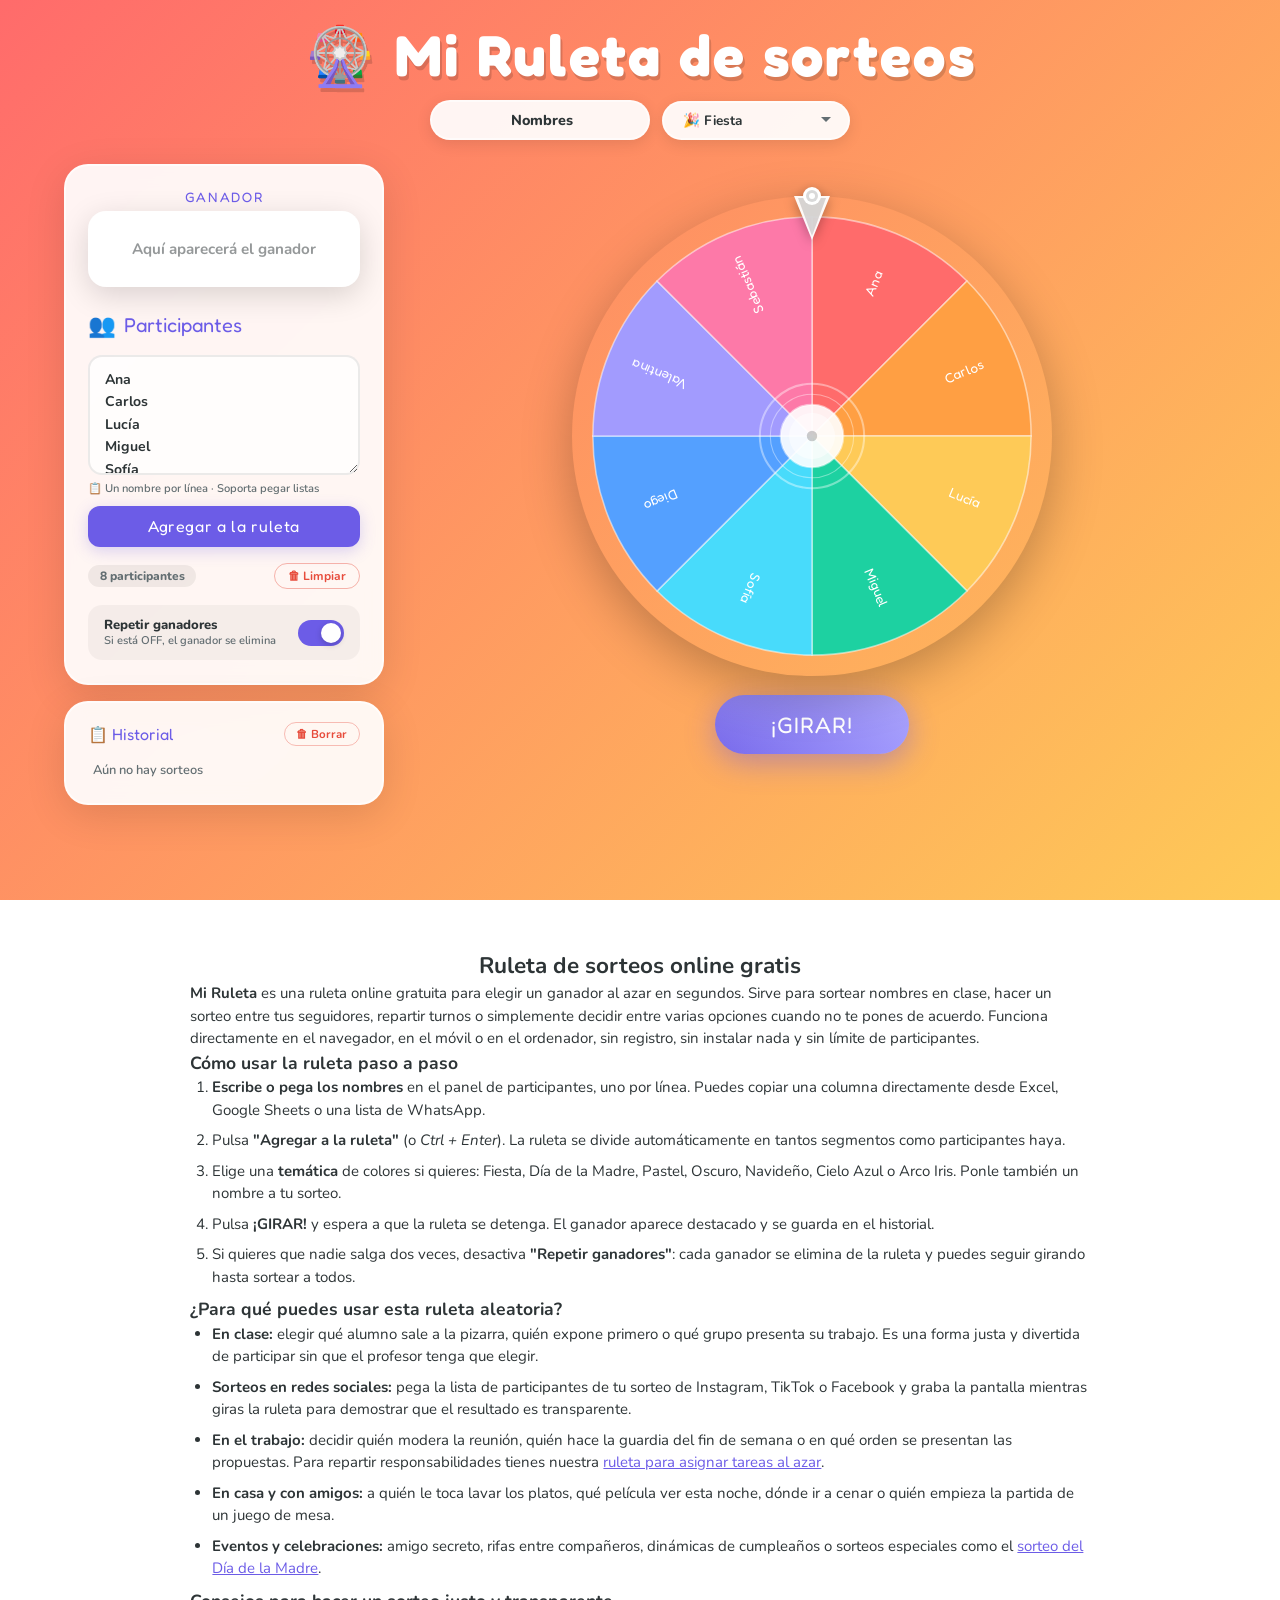
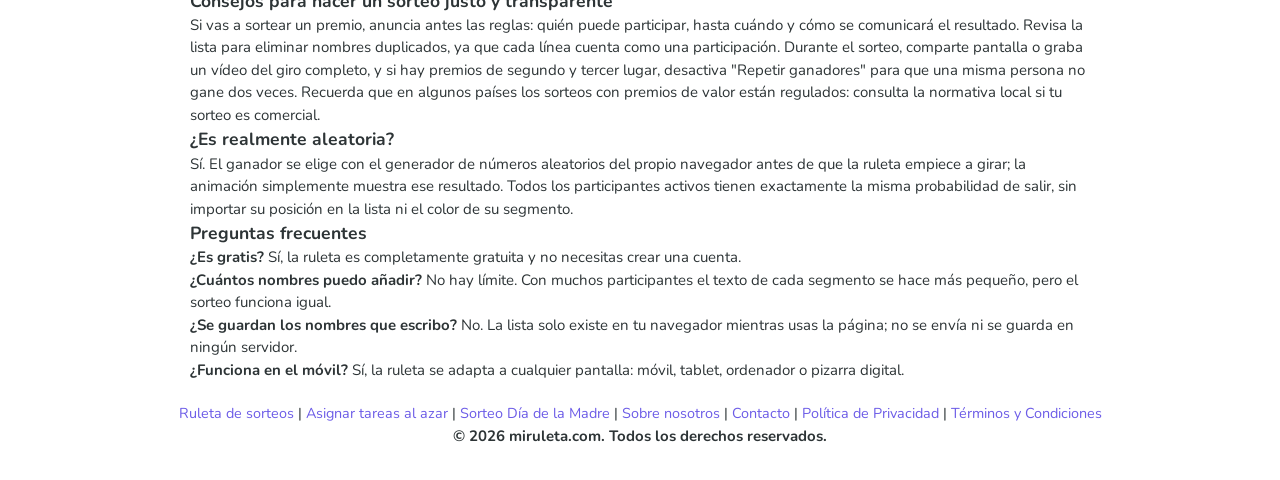
<file: index.html>
<!DOCTYPE html>
<html lang="es">

<head>
  <!-- Básicos -->
  <meta charset="UTF-8" />
  <meta name="viewport" content="width=device-width, initial-scale=1.0" />

  <!-- Title (único) -->
  <title>Ruleta para sorteos y asignar tareas al azar — miruleta.com</title>

  <!-- Meta description (única) -->
  <meta name="description"
    content="Gira la ruleta y elige un ganador al instante. Perfecta para asignar tareas al azar, sortear nombres en clase o decidir entre opciones. Gratis, sin registro." />

  <!-- Open Graph (WhatsApp, redes sociales) -->
  <meta property="og:title" content="Ruleta para sorteos y asignar tareas al azar — miruleta.com" />
  <meta property="og:description"
    content="Gira la ruleta y elige un ganador al instante. Perfecta para asignar tareas al azar, sortear nombres en clase o decidir entre opciones. Gratis, sin registro." />
  <meta property="og:url" content="https://www.miruleta.com/" />
  <meta property="og:type" content="website" />
  <meta property="og:image" content="https://www.miruleta.com/assets/img/oso.png" />

  <!-- Twitter Card -->
  <meta name="twitter:card" content="summary" />
  <meta name="twitter:title" content="Ruleta para sorteos y asignar tareas al azar — miruleta.com" />
  <meta name="twitter:description"
    content="Gira la ruleta y elige un ganador al instante. Perfecta para asignar tareas al azar, sortear nombres en clase o decidir entre opciones. Gratis, sin registro." />

  <!-- Canonical -->
  <link rel="canonical" href="https://www.miruleta.com/" />

  <!-- Favicons -->
  <link rel="icon" type="image/png" sizes="16x16" href="/favicon-16.ico" />
  <link rel="apple-touch-icon" href="/assets/img/oso.png" />
  <link rel="icon" type="image/png" sizes="32x32" href="/favicon-xl.ico" />

  <!-- Fuentes -->
  <link href="https://fonts.googleapis.com/css2?family=Fredoka+One&family=Nunito:wght@400;600;700;800;900&display=swap"
    rel="stylesheet" />

  <link rel="stylesheet" href="css/style2.css">


  <script async src="https://pagead2.googlesyndication.com/pagead/js/adsbygoogle.js?client=ca-pub-9051597186595880"
    crossorigin="anonymous"></script>
  <!-- Google Tag Manager -->
  <script>(function (w, d, s, l, i) {
      w[l] = w[l] || []; w[l].push({
        'gtm.start':
          new Date().getTime(), event: 'gtm.js'
      }); var f = d.getElementsByTagName(s)[0],
        j = d.createElement(s), dl = l != 'dataLayer' ? '&l=' + l : ''; j.async = true; j.src =
          'https://www.googletagmanager.com/gtm.js?id=' + i + dl; f.parentNode.insertBefore(j, f);
    })(window, document, 'script', 'dataLayer', 'GTM-5K6K7P8R');</script>
  <!-- End Google Tag Manager -->
</head>

<body data-defaults='["Ana","Carlos","Lucía","Miguel","Sofía","Diego","Valentina","Sebastián"]'>
  <!-- Google Tag Manager (noscript) -->
  <noscript><iframe src="https://www.googletagmanager.com/ns.html?id=GTM-5K6K7P8R" height="0" width="0"
      style="display:none;visibility:hidden"></iframe></noscript>
  <!-- End Google Tag Manager (noscript) -->

  <div class="bg-wrap"></div>
  <div class="bubbles" id="bubbles"></div>


  <div class="toast" id="toast"></div>

  <div class="app">


    <header class="header">
      <h1><span>🎡</span> Mi Ruleta de sorteos</h1>
      <div class="toolbar">
        <input class="title-input" id="roulette-title" type="text" value=" Nombres"
          placeholder="Nombre del sorteo…" maxlength="40" />
        <select class="theme-select" id="theme-select" title="Elegir temática">
          <option value="fiesta">🎉 Fiesta</option>
          <option value="madre">💗 Día de la Madre</option>
          <option value="pastel">🌸 Colores Pastel</option>
          <option value="oscuro">🌙 Colores Oscuros</option>
          <option value="navidad">🎄 Navideño</option>
          <option value="cielo">☁️ Cielo Azul</option>
          <option value="arcoiris">🌈 Arco Iris</option>
        </select>
      </div>
    </header>


    <div class="main-grid">


      <div class="left-col">


        <div class="card participants-card">

          <div class="winner-inline">
            <div class="winner-label">Ganador</div>
            <div class="winner-display" id="winner-display">
              <div class="winner-placeholder">Aquí aparecerá el ganador</div>
            </div>
          </div>
          <div class="card-title"><span class="icon">👥</span> Participantes</div>

          <div class="add-row">
            <textarea class="names-textarea" id="names-textarea"
              placeholder="Pega o escribe los nombres aquí…&#10;Un nombre por línea:&#10;&#10;Ana García&#10;Carlos López&#10;María Rodríguez"></textarea>
            <div class="textarea-hint">📋 Un nombre por línea · Soporta pegar listas</div>
            <button class="btn-add" id="btn-add"> Agregar a la ruleta</button>
          </div>

          <div class="participants-footer">
            <span class="count-badge" id="count-badge">0 participantes</span>
            <button class="btn-clear" id="btn-clear">🗑 Limpiar</button>
          </div>

          <div class="switch-row">
            <div class="switch-label">
              Repetir ganadores
              <small>Si está OFF, el ganador se elimina</small>
            </div>
            <label class="toggle-switch">
              <input type="checkbox" id="repeat-switch" checked />
              <span class="toggle-track"></span>
            </label>
          </div>
        </div>


        <div class="history-card">
          <div class="history-title">
            <span>📋 Historial</span>
            <button class="btn-reset-history" id="btn-reset-history">🗑 Borrar</button>
          </div>
          <ul class="history-list" id="history-list">
            <li class="no-history">Aún no hay sorteos</li>
          </ul>
        </div>

      </div>

      <div class="right-col">


        <div class="wheel-zone">
          <div class="wheel-outer" id="wheel-outer">
            <img src="assets/img/oso.png" class="kawaii-bear" alt="">
            <div class="wheel-rim" id="wheel-rim"></div>
            <svg class="wheel-needle" width="36" height="54" viewBox="0 0 36 54" fill="none">
              <polygon points="18,54 0,10 36,10" fill="#fff" opacity="0.95" />
              <polygon points="18,50 4,12 32,12" fill="rgba(0,0,0,0.15)" />
              <circle cx="18" cy="10" r="9" fill="#fff" />
              <circle cx="18" cy="10" r="6" fill="rgba(0,0,0,0.15)" />
              <circle cx="18" cy="10" r="3" fill="#fff" />
            </svg>
            <svg id="wheel-svg" xmlns="http://www.w3.org/2000/svg"></svg>
          </div>
        </div>

        <button class="btn-spin" id="btn-spin"> ¡GIRAR!</button>



      </div>

    </div>
  </div>

  <footer>
    <div class="seo-content">
      <div class="seo-text">
        <h2>Ruleta de sorteos online gratis</h2>
        <p><strong>Mi Ruleta</strong> es una ruleta online gratuita para elegir un ganador al azar en segundos. Sirve
          para sortear nombres en clase, hacer un sorteo entre tus seguidores, repartir turnos o simplemente decidir
          entre varias opciones cuando no te pones de acuerdo. Funciona directamente en el navegador, en el móvil o en
          el ordenador, sin registro, sin instalar nada y sin límite de participantes.</p>

        <h3>Cómo usar la ruleta paso a paso</h3>
        <ol>
          <li><strong>Escribe o pega los nombres</strong> en el panel de participantes, uno por línea. Puedes copiar
            una columna directamente desde Excel, Google Sheets o una lista de WhatsApp.</li>
          <li>Pulsa <strong>"Agregar a la ruleta"</strong> (o <em>Ctrl + Enter</em>). La ruleta se divide
            automáticamente en tantos segmentos como participantes haya.</li>
          <li>Elige una <strong>temática</strong> de colores si quieres: Fiesta, Día de la Madre, Pastel, Oscuro,
            Navideño, Cielo Azul o Arco Iris. Ponle también un nombre a tu sorteo.</li>
          <li>Pulsa <strong>¡GIRAR!</strong> y espera a que la ruleta se detenga. El ganador aparece destacado y se
            guarda en el historial.</li>
          <li>Si quieres que nadie salga dos veces, desactiva <strong>"Repetir ganadores"</strong>: cada ganador se
            elimina de la ruleta y puedes seguir girando hasta sortear a todos.</li>
        </ol>

        <h3>¿Para qué puedes usar esta ruleta aleatoria?</h3>
        <ul>
          <li><strong>En clase:</strong> elegir qué alumno sale a la pizarra, quién expone primero o qué grupo presenta
            su trabajo. Es una forma justa y divertida de participar sin que el profesor tenga que elegir.</li>
          <li><strong>Sorteos en redes sociales:</strong> pega la lista de participantes de tu sorteo de Instagram,
            TikTok o Facebook y graba la pantalla mientras giras la ruleta para demostrar que el resultado es
            transparente.</li>
          <li><strong>En el trabajo:</strong> decidir quién modera la reunión, quién hace la guardia del fin de semana
            o en qué orden se presentan las propuestas. Para repartir responsabilidades tienes nuestra <a
              href="ruleta-para-asignar-tareas/">ruleta para asignar tareas al azar</a>.</li>
          <li><strong>En casa y con amigos:</strong> a quién le toca lavar los platos, qué película ver esta noche, dónde
            ir a cenar o quién empieza la partida de un juego de mesa.</li>
          <li><strong>Eventos y celebraciones:</strong> amigo secreto, rifas entre compañeros, dinámicas de cumpleaños
            o sorteos especiales como el <a href="sorteo_dia_de_la_madre/">sorteo del Día de la Madre</a>.</li>
        </ul>

        <h3>Consejos para hacer un sorteo justo y transparente</h3>
        <p>Si vas a sortear un premio, anuncia antes las reglas: quién puede participar, hasta cuándo y cómo se
          comunicará el resultado. Revisa la lista para eliminar nombres duplicados, ya que cada línea cuenta como una
          participación. Durante el sorteo, comparte pantalla o graba un vídeo del giro completo, y si hay premios de
          segundo y tercer lugar, desactiva "Repetir ganadores" para que una misma persona no gane dos veces. Recuerda
          que en algunos países los sorteos con premios de valor están regulados: consulta la normativa local si tu
          sorteo es comercial.</p>

        <h3>¿Es realmente aleatoria?</h3>
        <p>Sí. El ganador se elige con el generador de números aleatorios del propio navegador antes de que la ruleta
          empiece a girar; la animación simplemente muestra ese resultado. Todos los participantes activos tienen
          exactamente la misma probabilidad de salir, sin importar su posición en la lista ni el color de su segmento.
        </p>

        <h3>Preguntas frecuentes</h3>
        <p><strong>¿Es gratis?</strong> Sí, la ruleta es completamente gratuita y no necesitas crear una cuenta.</p>
        <p><strong>¿Cuántos nombres puedo añadir?</strong> No hay límite. Con muchos participantes el texto de cada
          segmento se hace más pequeño, pero el sorteo funciona igual.</p>
        <p><strong>¿Se guardan los nombres que escribo?</strong> No. La lista solo existe en tu navegador mientras usas
          la página; no se envía ni se guarda en ningún servidor.</p>
        <p><strong>¿Funciona en el móvil?</strong> Sí, la ruleta se adapta a cualquier pantalla: móvil, tablet,
          ordenador o pizarra digital.</p>
      </div>
    </div>

    <nav class="legal-footer-nav" aria-label="Otras herramientas">
      <a href="/">Ruleta de sorteos</a> |
      <a href="ruleta-para-asignar-tareas/">Asignar tareas al azar</a> |
      <a href="sorteo_dia_de_la_madre/">Sorteo Día de la Madre</a> |
      <a href="sobre-nosotros/">Sobre nosotros</a> |
      <a href="contacto/">Contacto</a> |
      <a href="politicas/legales.html">Política de Privacidad</a> |
      <a href="politicas/terminos.html">Términos y Condiciones</a>
    </nav>

    <p class="copyr">&copy; <span id="currentYear"></span> miruleta.com. Todos los derechos reservados.</p>
  </footer>




  <script type="application/ld+json">
{
  "@context": "https://schema.org",
  "@type": "WebApplication",
  "name": "Ruleta de sorteos",
  "url": "https://www.miruleta.com/",
  "applicationCategory": "UtilitiesApplication",
  "operatingSystem": "Web",
  "offers": {
    "@type": "Offer",
    "price": "0",
    "priceCurrency": "EUR"
  },
  "description": "Herramienta online gratuita para girar una ruleta y elegir un ganador al azar. Ideal para sorteos, decisiones y juegos. Sin registro.",
  "inLanguage": "es"
}
</script>

  <script type="application/ld+json">
{
  "@context": "https://schema.org",
  "@type": "FAQPage",
  "mainEntity": [
    {
      "@type": "Question",
      "name": "¿Es gratis la ruleta de sorteos?",
      "acceptedAnswer": { "@type": "Answer", "text": "Sí, la ruleta es completamente gratuita y no necesitas crear una cuenta." }
    },
    {
      "@type": "Question",
      "name": "¿Cuántos nombres puedo añadir a la ruleta?",
      "acceptedAnswer": { "@type": "Answer", "text": "No hay límite. Con muchos participantes el texto de cada segmento se hace más pequeño, pero el sorteo funciona igual." }
    },
    {
      "@type": "Question",
      "name": "¿Se guardan los nombres que escribo?",
      "acceptedAnswer": { "@type": "Answer", "text": "No. La lista solo existe en tu navegador mientras usas la página; no se envía ni se guarda en ningún servidor." }
    },
    {
      "@type": "Question",
      "name": "¿Es realmente aleatoria la ruleta?",
      "acceptedAnswer": { "@type": "Answer", "text": "Sí. El ganador se elige con el generador de números aleatorios del navegador y todos los participantes activos tienen la misma probabilidad de salir." }
    }
  ]
}
</script>




  <script src="js/app.js"></script>
</body>

</html>
</file>
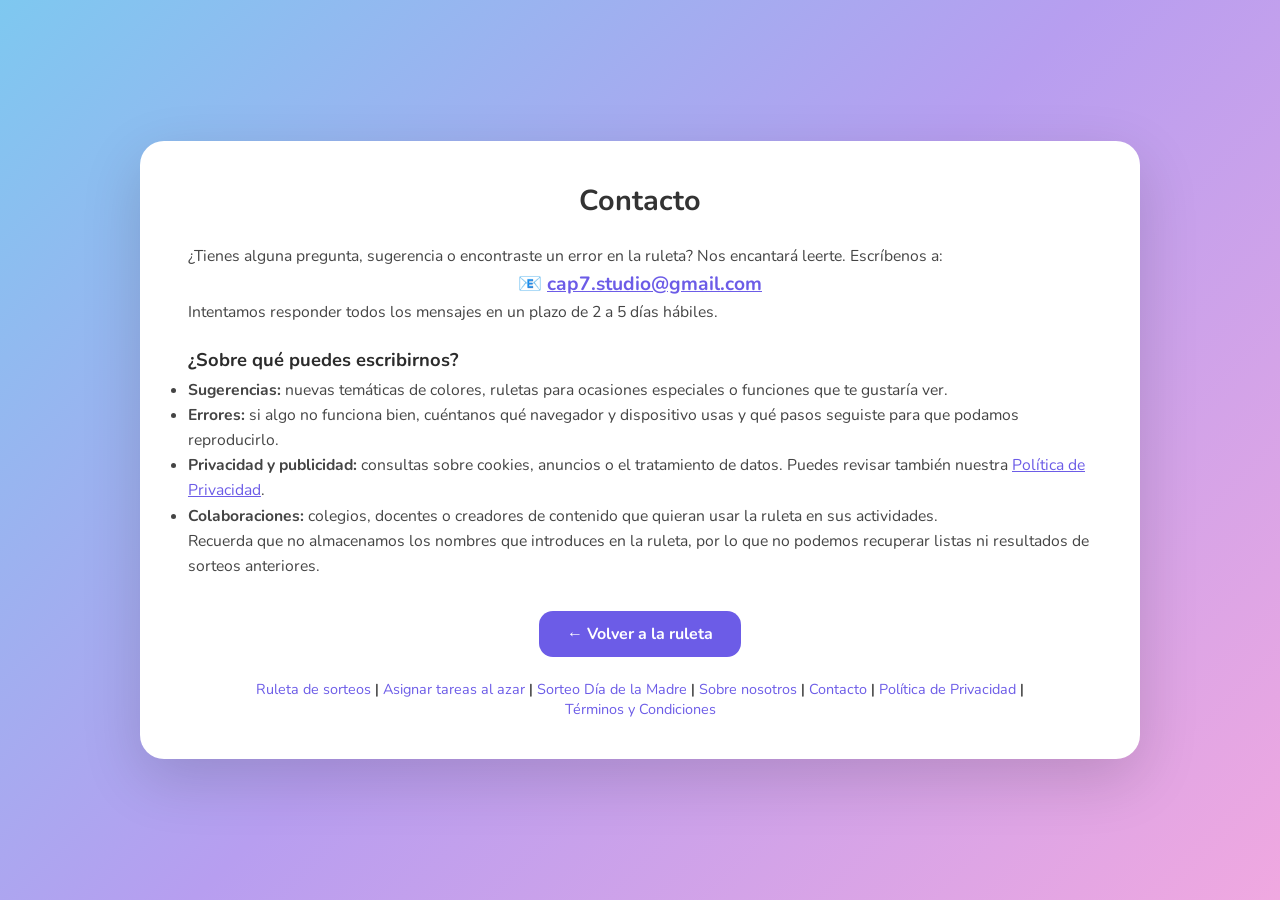
<file: contacto/index.html>
<!DOCTYPE html>
<html lang="es">

<head>
  <meta charset="UTF-8" />
  <meta name="viewport" content="width=device-width, initial-scale=1.0" />
  <title>Contacto — miruleta.com</title>
  <meta name="description"
    content="Contacta con Mi Ruleta para enviar sugerencias, reportar errores o proponer nuevas temáticas para la ruleta de sorteos." />
  <link rel="canonical" href="https://www.miruleta.com/contacto/" />

  <!-- Favicons -->
  <link rel="icon" type="image/png" sizes="16x16" href="/favicon-16.ico" />
  <link rel="apple-touch-icon" href="/assets/img/oso.png" />
  <link rel="icon" type="image/png" sizes="32x32" href="/favicon-xl.ico" />

  <!-- Fuentes -->
  <link href="https://fonts.googleapis.com/css2?family=Fredoka+One&family=Nunito:wght@400;600;700;800;900&display=swap"
    rel="stylesheet" />
  <link rel="stylesheet" href="/css/style2.css">
</head>

<body class="legal-page">
  <div class="legal-card">
    <h1>Contacto</h1>

    <p>¿Tienes alguna pregunta, sugerencia o encontraste un error en la ruleta? Nos encantará leerte. Escríbenos a:</p>

    <p style="text-align:center; font-size:1.2rem;">
      📧 <a href="mailto:cap7.studio@gmail.com"><strong>cap7.studio@gmail.com</strong></a>
    </p>

    <p>Intentamos responder todos los mensajes en un plazo de 2 a 5 días hábiles.</p>

    <h2>¿Sobre qué puedes escribirnos?</h2>
    <ul>
      <li><strong>Sugerencias:</strong> nuevas temáticas de colores, ruletas para ocasiones especiales o funciones que
        te gustaría ver.</li>
      <li><strong>Errores:</strong> si algo no funciona bien, cuéntanos qué navegador y dispositivo usas y qué pasos
        seguiste para que podamos reproducirlo.</li>
      <li><strong>Privacidad y publicidad:</strong> consultas sobre cookies, anuncios o el tratamiento de datos. Puedes
        revisar también nuestra <a href="/politicas/legales.html">Política de Privacidad</a>.</li>
      <li><strong>Colaboraciones:</strong> colegios, docentes o creadores de contenido que quieran usar la ruleta en sus
        actividades.</li>
    </ul>

    <p>Recuerda que no almacenamos los nombres que introduces en la ruleta, por lo que no podemos recuperar listas ni
      resultados de sorteos anteriores.</p>

    <a href="/" class="btn-back">← Volver a la ruleta</a>

    <nav class="legal-footer-nav" aria-label="Otras páginas">
      <a href="/">Ruleta de sorteos</a> |
      <a href="/ruleta-para-asignar-tareas/">Asignar tareas al azar</a> |
      <a href="/sorteo_dia_de_la_madre/">Sorteo Día de la Madre</a> |
      <a href="/sobre-nosotros/">Sobre nosotros</a> |
      <a href="/contacto/">Contacto</a> |
      <a href="/politicas/legales.html">Política de Privacidad</a> |
      <a href="/politicas/terminos.html">Términos y Condiciones</a>
    </nav>
  </div>
</body>

</html>
</file>
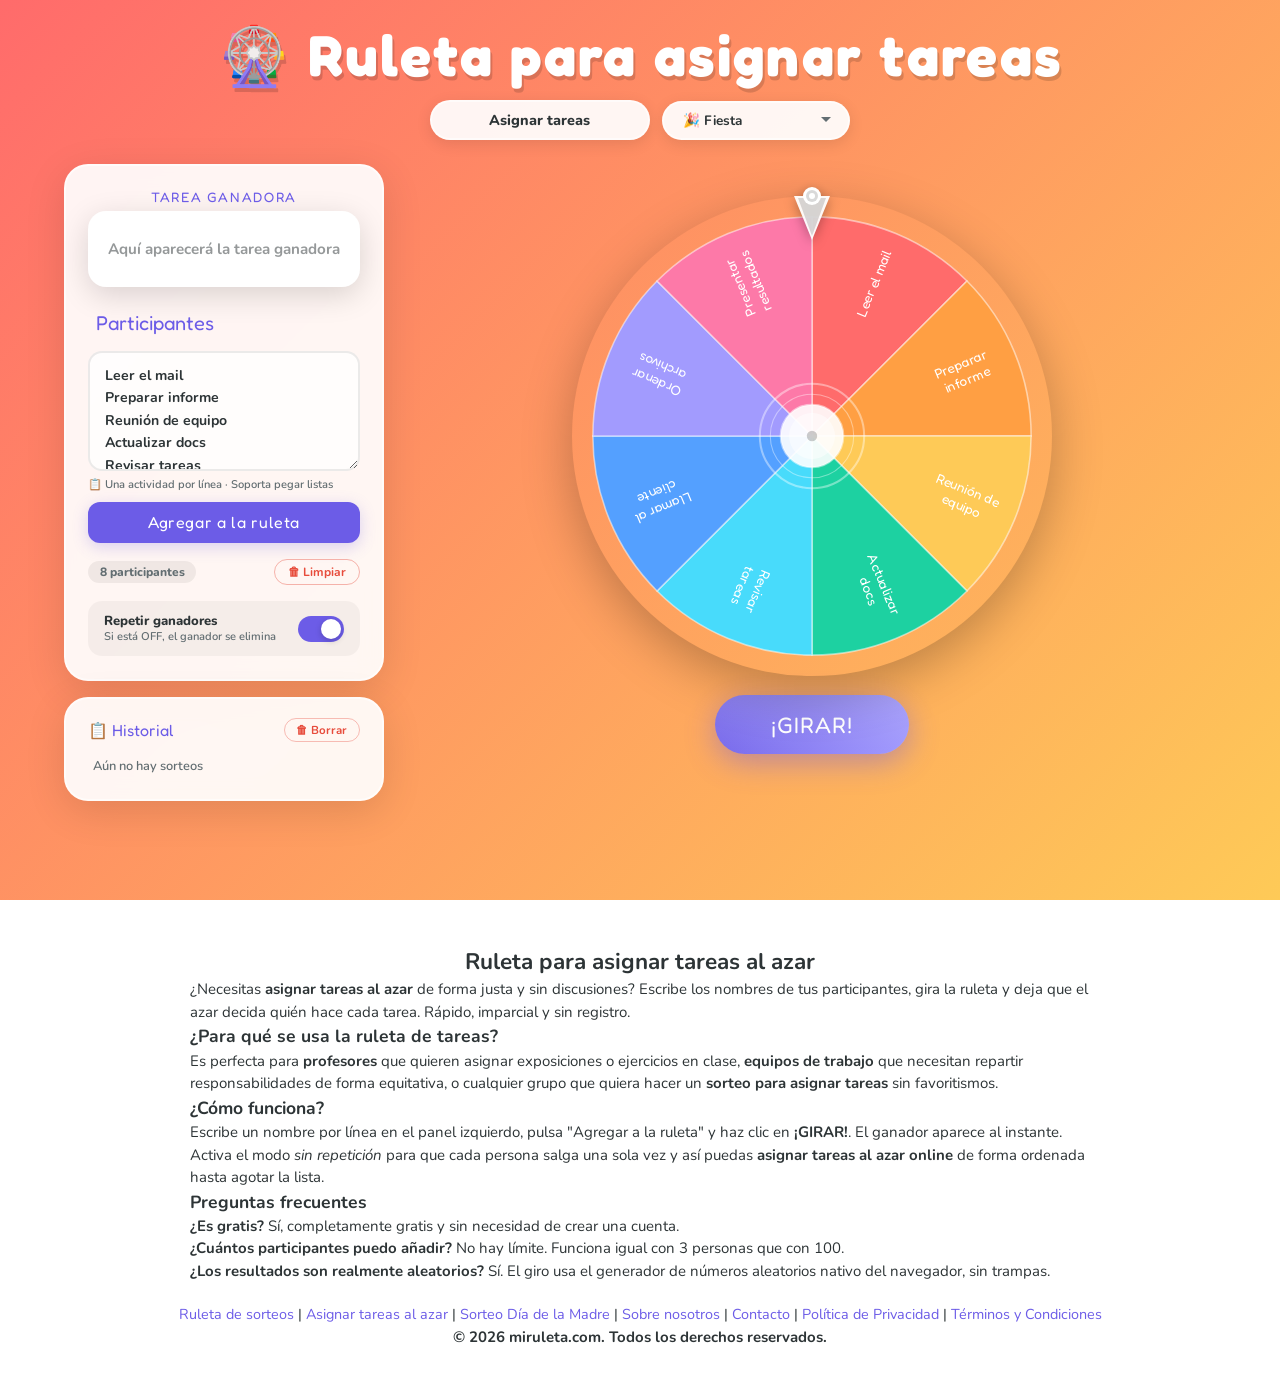
<file: ruleta-para-asignar-tareas/index.html>
<!DOCTYPE html>
<html lang="es">

<head>
  <!-- Básicos -->
  <meta charset="UTF-8" />
  <meta name="viewport" content="width=device-width, initial-scale=1.0" />

  <!-- Title -->
  <title>Ruleta para asignar tareas al azar — miruleta.com</title>

  <!-- Meta description -->
  <meta name="description"
    content="Asigna tareas al azar de forma justa en segundos. Escribe los nombres, gira la ruleta y deja que el azar decida. Ideal para profesores y equipos. Gratis, sin registro." />

  <!-- Open Graph -->
  <meta property="og:title" content="Ruleta para asignar tareas al azar — miruleta.com" />
  <meta property="og:description"
    content="Asigna tareas al azar de forma justa en segundos. Escribe los nombres, gira la ruleta y deja que el azar decida. Ideal para profesores y equipos. Gratis, sin registro." />
  <meta property="og:url" content="https://www.miruleta.com/ruleta-para-asignar-tareas/" />
  <meta property="og:type" content="website" />
  <meta property="og:image" content="https://www.miruleta.com/assets/img/oso.png" />

  <!-- Twitter Card -->
  <meta name="twitter:card" content="summary" />
  <meta name="twitter:title" content="Ruleta para asignar tareas al azar — miruleta.com" />
  <meta name="twitter:description"
    content="Asigna tareas al azar de forma justa en segundos. Escribe los nombres, gira la ruleta y deja que el azar decida. Ideal para profesores y equipos. Gratis, sin registro." />

  <!-- Canonical -->
  <link rel="canonical" href="https://www.miruleta.com/ruleta-para-asignar-tareas/" />

  <!-- Favicons -->
  <link rel="icon" type="image/png" sizes="16x16" href="/favicon-16.ico" />
  <link rel="apple-touch-icon" href="/assets/img/oso.png" />
  <link rel="icon" type="image/png" sizes="32x32" href="/favicon-xl.ico" />

  <!-- Fuentes -->
  <link href="https://fonts.googleapis.com/css2?family=Fredoka+One&family=Nunito:wght@400;600;700;800;900&display=swap"
    rel="stylesheet" />

  <!-- Estilos — ruta relativa al root -->
  <link rel="stylesheet" href="/css/style2.css" />
  <script async src="https://pagead2.googlesyndication.com/pagead/js/adsbygoogle.js?client=ca-pub-9051597186595880"
    crossorigin="anonymous"></script>
  <!-- Google Tag Manager -->
  <script>(function (w, d, s, l, i) { w[l] = w[l] || []; w[l].push({ 'gtm.start': new Date().getTime(), event: 'gtm.js' }); var f = d.getElementsByTagName(s)[0], j = d.createElement(s), dl = l != 'dataLayer' ? '&l=' + l : ''; j.async = true; j.src = 'https://www.googletagmanager.com/gtm.js?id=' + i + dl; f.parentNode.insertBefore(j, f); })(window, document, 'script', 'dataLayer', 'GTM-5K6K7P8R');</script>
  <!-- End Google Tag Manager -->
</head>

<body
  data-defaults='["Leer el mail","Preparar informe","Reunión de equipo","Actualizar docs","Revisar tareas","Llamar al cliente","Ordenar archivos","Presentar resultados"]'>
  <!-- Google Tag Manager (noscript) -->
  <noscript><iframe src="https://www.googletagmanager.com/ns.html?id=GTM-5K6K7P8R" height="0" width="0"
      style="display:none;visibility:hidden"></iframe></noscript>
  <!-- End Google Tag Manager (noscript) -->

  <!-- Fondo -->
  <div class="bg-wrap"></div>
  <div class="bubbles" id="bubbles"></div>

  <!-- TOAST -->
  <div class="toast" id="toast"></div>

  <div class="app">

    <!-- ── HEADER ─────────────────────────────── -->
    <header class="header">
      <h1><span>🎡</span> Ruleta para asignar tareas</h1>
      <div class="toolbar">
        <input class="title-input" id="roulette-title" type="text" value="Asignar tareas"
          placeholder="Nombre del sorteo…" maxlength="40" />
        <select class="theme-select" id="theme-select" title="Elegir temática">
          <option value="fiesta">🎉 Fiesta</option>
          <option value="pastel">🌸 Colores Pastel</option>
          <option value="oscuro">🌙 Colores Oscuros</option>
          <option value="navidad">🎄 Navideño</option>
          <option value="cielo">☁️ Cielo Azul</option>
          <option value="arcoiris">🌈 Arco Iris</option>
        </select>
      </div>
    </header>

    <!-- ── MAIN GRID ──────────────────────────── -->
    <div class="main-grid">

      <!-- ░░ COLUMNA IZQUIERDA ░░ -->
      <div class="left-col">

        <!-- Participantes -->
        <div class="card participants-card">
          <div class="winner-inline">
            <div class="winner-label">Tarea Ganadora</div>
            <div class="winner-display" id="winner-display">
              <div class="winner-placeholder">Aquí aparecerá la tarea ganadora</div>
            </div>
          </div>
          <div class="card-title"><span class="icon"></span> Participantes</div>

          <div class="add-row">
            <textarea class="names-textarea" id="names-textarea"
              placeholder="Escribe los nombres aquí…&#10;Una tarea por línea:&#10;&#10;Leer reporte&#10;Escribir email&#10;Enviar mensaje"></textarea>
            <div class="textarea-hint">📋 Una actividad por línea · Soporta pegar listas</div>
            <button class="btn-add" id="btn-add"> Agregar a la ruleta</button>
          </div>

          <div class="participants-footer">
            <span class="count-badge" id="count-badge">0 participantes</span>
            <button class="btn-clear" id="btn-clear">🗑 Limpiar</button>
          </div>

          <div class="switch-row">
            <div class="switch-label">
              Repetir ganadores
              <small>Si está OFF, el ganador se elimina</small>
            </div>
            <label class="toggle-switch">
              <input type="checkbox" id="repeat-switch" checked />
              <span class="toggle-track"></span>
            </label>
          </div>
        </div>

        <!-- Historial -->
        <div class="history-card">
          <div class="history-title">
            <span>📋 Historial</span>
            <button class="btn-reset-history" id="btn-reset-history">🗑 Borrar</button>
          </div>
          <ul class="history-list" id="history-list">
            <li class="no-history">Aún no hay sorteos</li>
          </ul>
        </div>

      </div><!-- /left-col -->

      <!-- ░░ COLUMNA DERECHA — Ruleta ░░ -->
      <div class="right-col">
        <div class="wheel-zone">
          <div class="wheel-outer" id="wheel-outer">
            <div class="wheel-rim" id="wheel-rim"></div>
            <svg class="wheel-needle" width="36" height="54" viewBox="0 0 36 54" fill="none">
              <polygon points="18,54 0,10 36,10" fill="#fff" opacity="0.95" />
              <polygon points="18,50 4,12 32,12" fill="rgba(0,0,0,0.15)" />
              <circle cx="18" cy="10" r="9" fill="#fff" />
              <circle cx="18" cy="10" r="6" fill="rgba(0,0,0,0.15)" />
              <circle cx="18" cy="10" r="3" fill="#fff" />
            </svg>
            <svg id="wheel-svg" xmlns="http://www.w3.org/2000/svg"></svg>
          </div>
        </div>
        <button class="btn-spin" id="btn-spin">¡GIRAR!</button>
      </div><!-- /right-col -->

    </div><!-- /main-grid -->
  </div><!-- /app -->

  <footer>
    <div class="seo-content">
      <div class="seo-text">

        <h2>Ruleta para asignar tareas al azar</h2>
        <p>¿Necesitas <strong>asignar tareas al azar</strong> de forma justa y sin discusiones? Escribe los nombres de
          tus participantes, gira la ruleta y deja que el azar decida quién hace cada tarea. Rápido, imparcial y sin
          registro.</p>

        <h3>¿Para qué se usa la ruleta de tareas?</h3>
        <p>Es perfecta para <strong>profesores</strong> que quieren asignar exposiciones o ejercicios en clase,
          <strong>equipos de trabajo</strong> que necesitan repartir responsabilidades de forma equitativa, o cualquier
          grupo que quiera hacer un <strong>sorteo para asignar tareas</strong> sin favoritismos.
        </p>

        <h3>¿Cómo funciona?</h3>
        <p>Escribe un nombre por línea en el panel izquierdo, pulsa "Agregar a la ruleta" y haz clic en
          <strong>¡GIRAR!</strong>. El ganador aparece al instante. Activa el modo <em>sin repetición</em> para que cada
          persona salga una sola vez y así puedas <strong>asignar tareas al azar online</strong> de forma ordenada hasta
          agotar la lista.
        </p>

        <h3>Preguntas frecuentes</h3>
        <p><strong>¿Es gratis?</strong> Sí, completamente gratis y sin necesidad de crear una cuenta.</p>
        <p><strong>¿Cuántos participantes puedo añadir?</strong> No hay límite. Funciona igual con 3 personas que con
          100.</p>
        <p><strong>¿Los resultados son realmente aleatorios?</strong> Sí. El giro usa el generador de números aleatorios
          nativo del navegador, sin trampas.</p>

      </div>
    </div>

    <!-- Navegación entre páginas -->
<nav class="legal-footer-nav" aria-label="Otras herramientas">
  <a href="/">Ruleta de sorteos</a> |
  <a href="/ruleta-para-asignar-tareas/">Asignar tareas al azar</a> |
  <a href="/sorteo_dia_de_la_madre/">Sorteo Día de la Madre</a> |
  <a href="/sobre-nosotros/">Sobre nosotros</a> |
  <a href="/contacto/">Contacto</a> |
  <a href="/politicas/legales.html">Política de Privacidad</a> |
  <a href="/politicas/terminos.html">Términos y Condiciones</a>
</nav>

    <p class="copyr">&copy; <span id="currentYear"></span> miruleta.com. Todos los derechos reservados.</p>
  </footer>

  <!-- Schema.org: WebSite -->
  <script type="application/ld+json">
  {
    "@context": "https://schema.org",
    "@type": "WebSite",
    "name": "miruleta.com",
    "url": "https://www.miruleta.com/"
  }
  </script>

  <!-- Schema.org: WebApplication -->
  <script type="application/ld+json">
  {
    "@context": "https://schema.org",
    "@type": "WebApplication",
    "name": "Ruleta para asignar tareas al azar",
    "url": "https://www.miruleta.com/ruleta-para-asignar-tareas/",
    "applicationCategory": "UtilitiesApplication",
    "operatingSystem": "Web",
    "offers": {
      "@type": "Offer",
      "price": "0",
      "priceCurrency": "EUR"
    },
    "description": "Herramienta online gratuita para asignar tareas al azar entre participantes. Ideal para profesores y equipos de trabajo. Sin registro.",
    "inLanguage": "es"
  }
  </script>

  <!-- Schema.org: FAQPage -->
  <script type="application/ld+json">
  {
    "@context": "https://schema.org",
    "@type": "FAQPage",
    "mainEntity": [
      {
        "@type": "Question",
        "name": "¿Es gratis la ruleta para asignar tareas?",
        "acceptedAnswer": {
          "@type": "Answer",
          "text": "Sí, completamente gratis y sin necesidad de crear una cuenta."
        }
      },
      {
        "@type": "Question",
        "name": "¿Cuántos participantes puedo añadir?",
        "acceptedAnswer": {
          "@type": "Answer",
          "text": "No hay límite. Funciona igual con 3 personas que con 100."
        }
      },
      {
        "@type": "Question",
        "name": "¿Los resultados son realmente aleatorios?",
        "acceptedAnswer": {
          "@type": "Answer",
          "text": "Sí. El giro usa el generador de números aleatorios nativo del navegador, sin trampas."
        }
      }
    ]
  }
  </script>


  <script src="/js/app.js"></script>
</body>

</html>
</file>
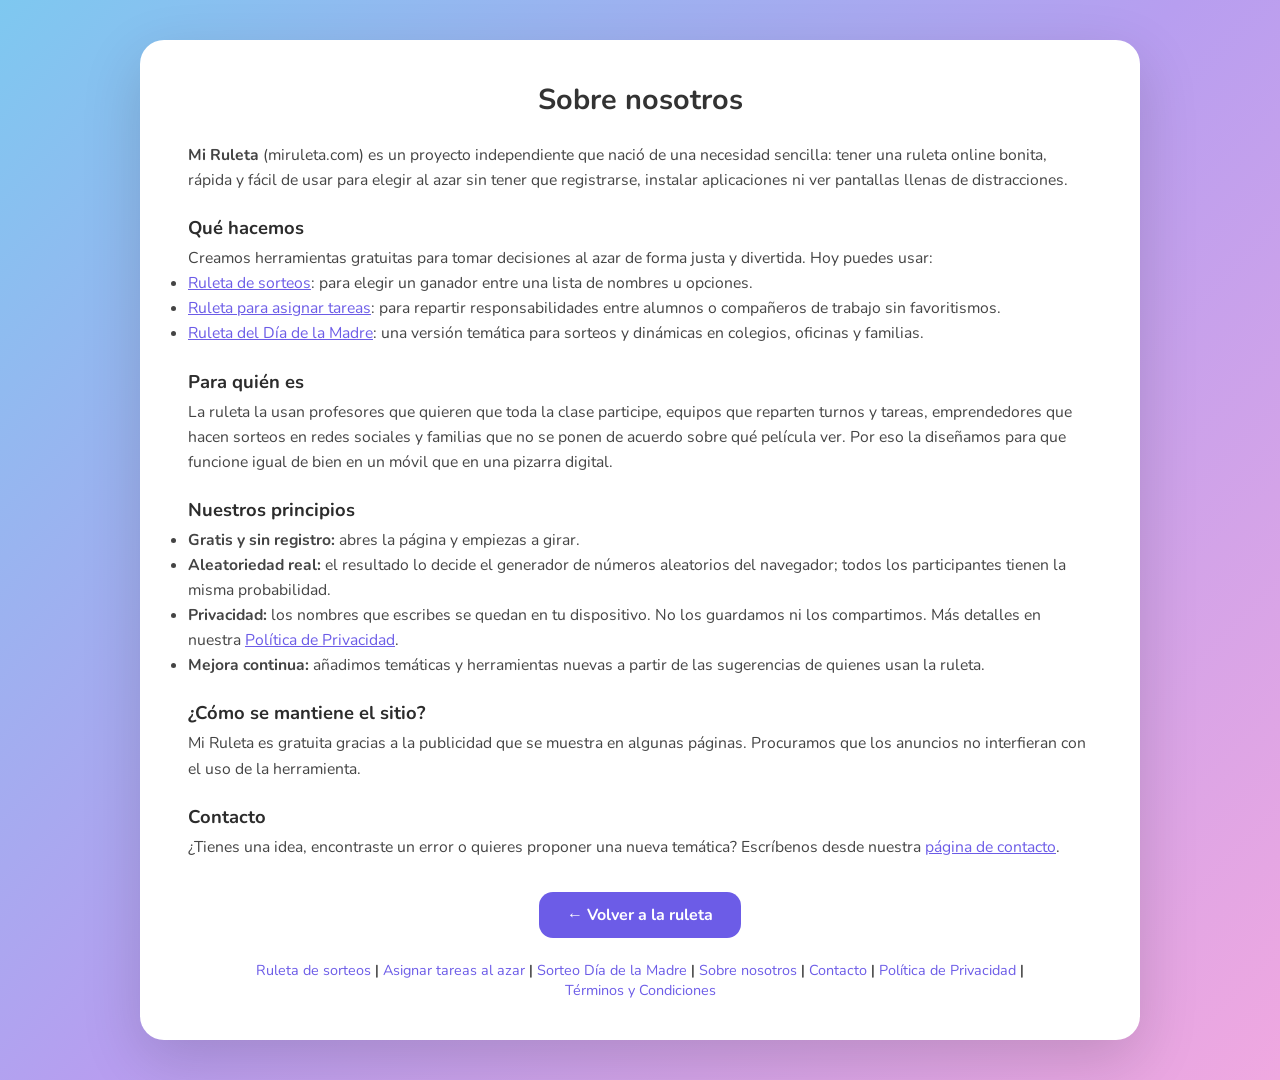
<file: sobre-nosotros/index.html>
<!DOCTYPE html>
<html lang="es">

<head>
  <meta charset="UTF-8" />
  <meta name="viewport" content="width=device-width, initial-scale=1.0" />
  <title>Sobre nosotros — miruleta.com</title>
  <meta name="description"
    content="Conoce Mi Ruleta: una herramienta gratuita para hacer sorteos, asignar tareas y tomar decisiones al azar, pensada para profesores, equipos y familias." />
  <link rel="canonical" href="https://www.miruleta.com/sobre-nosotros/" />

  <!-- Favicons -->
  <link rel="icon" type="image/png" sizes="16x16" href="/favicon-16.ico" />
  <link rel="apple-touch-icon" href="/assets/img/oso.png" />
  <link rel="icon" type="image/png" sizes="32x32" href="/favicon-xl.ico" />

  <!-- Fuentes -->
  <link href="https://fonts.googleapis.com/css2?family=Fredoka+One&family=Nunito:wght@400;600;700;800;900&display=swap"
    rel="stylesheet" />
  <link rel="stylesheet" href="/css/style2.css">
</head>

<body class="legal-page">
  <div class="legal-card">
    <h1>Sobre nosotros</h1>

    <p><strong>Mi Ruleta</strong> (miruleta.com) es un proyecto independiente que nació de una necesidad sencilla:
      tener una ruleta online bonita, rápida y fácil de usar para elegir al azar sin tener que registrarse, instalar
      aplicaciones ni ver pantallas llenas de distracciones.</p>

    <h2>Qué hacemos</h2>
    <p>Creamos herramientas gratuitas para tomar decisiones al azar de forma justa y divertida. Hoy puedes usar:</p>
    <ul>
      <li><a href="/">Ruleta de sorteos</a>: para elegir un ganador entre una lista de nombres u opciones.</li>
      <li><a href="/ruleta-para-asignar-tareas/">Ruleta para asignar tareas</a>: para repartir responsabilidades
        entre alumnos o compañeros de trabajo sin favoritismos.</li>
      <li><a href="/sorteo_dia_de_la_madre/">Ruleta del Día de la Madre</a>: una versión temática para sorteos y
        dinámicas en colegios, oficinas y familias.</li>
    </ul>

    <h2>Para quién es</h2>
    <p>La ruleta la usan profesores que quieren que toda la clase participe, equipos que reparten turnos y tareas,
      emprendedores que hacen sorteos en redes sociales y familias que no se ponen de acuerdo sobre qué película ver.
      Por eso la diseñamos para que funcione igual de bien en un móvil que en una pizarra digital.</p>

    <h2>Nuestros principios</h2>
    <ul>
      <li><strong>Gratis y sin registro:</strong> abres la página y empiezas a girar.</li>
      <li><strong>Aleatoriedad real:</strong> el resultado lo decide el generador de números aleatorios del
        navegador; todos los participantes tienen la misma probabilidad.</li>
      <li><strong>Privacidad:</strong> los nombres que escribes se quedan en tu dispositivo. No los guardamos ni los
        compartimos. Más detalles en nuestra <a href="/politicas/legales.html">Política de Privacidad</a>.</li>
      <li><strong>Mejora continua:</strong> añadimos temáticas y herramientas nuevas a partir de las sugerencias de
        quienes usan la ruleta.</li>
    </ul>

    <h2>¿Cómo se mantiene el sitio?</h2>
    <p>Mi Ruleta es gratuita gracias a la publicidad que se muestra en algunas páginas. Procuramos que los anuncios no
      interfieran con el uso de la herramienta.</p>

    <h2>Contacto</h2>
    <p>¿Tienes una idea, encontraste un error o quieres proponer una nueva temática? Escríbenos desde nuestra <a
        href="/contacto/">página de contacto</a>.</p>

    <a href="/" class="btn-back">← Volver a la ruleta</a>

    <nav class="legal-footer-nav" aria-label="Otras páginas">
      <a href="/">Ruleta de sorteos</a> |
      <a href="/ruleta-para-asignar-tareas/">Asignar tareas al azar</a> |
      <a href="/sorteo_dia_de_la_madre/">Sorteo Día de la Madre</a> |
      <a href="/sobre-nosotros/">Sobre nosotros</a> |
      <a href="/contacto/">Contacto</a> |
      <a href="/politicas/legales.html">Política de Privacidad</a> |
      <a href="/politicas/terminos.html">Términos y Condiciones</a>
    </nav>
  </div>
</body>

</html>
</file>
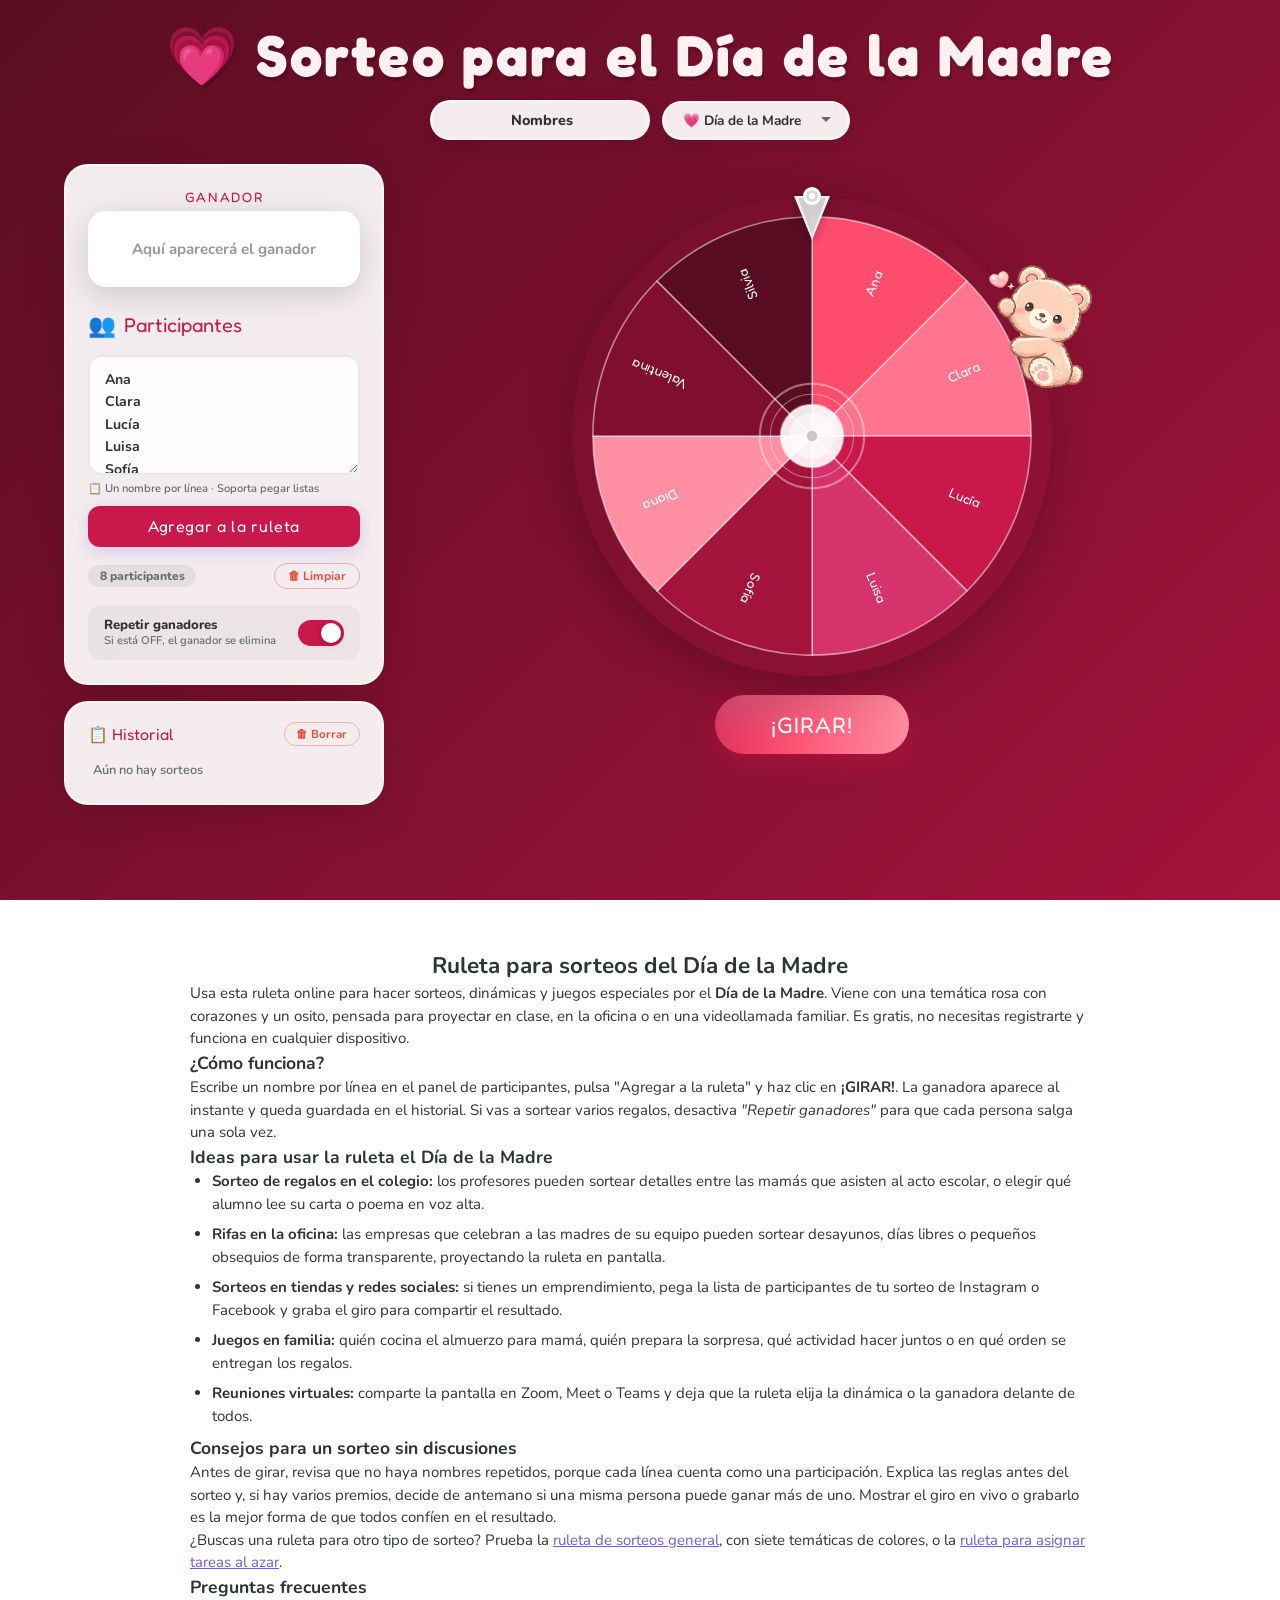
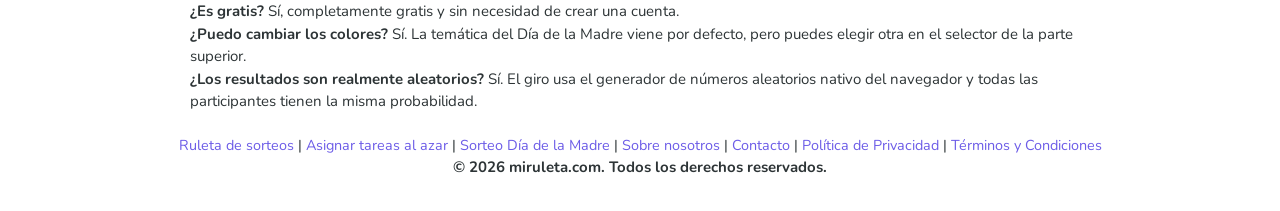
<file: sorteo_dia_de_la_madre/index.html>
<!DOCTYPE html>
<html lang="es">

<head>
  <!-- Básicos -->
  <meta charset="UTF-8" />
  <meta name="viewport" content="width=device-width, initial-scale=1.0" />

  <!-- Title (único) -->
  <title>Ruleta para sorteos del Día de la Madre — miruleta.com</title>

  <!-- Meta description (única) -->
  <meta name="description"
    content="Ruleta online con temática del Día de la Madre para sorteos en colegios, oficinas y reuniones familiares. Escribe los nombres, gira y elige una ganadora al azar. Gratis, sin registro." />

  <!-- Open Graph (WhatsApp, redes sociales) -->
  <meta property="og:title" content="Ruleta para sorteos del Día de la Madre — miruleta.com" />
  <meta property="og:description"
    content="Ruleta online con temática del Día de la Madre para sorteos en colegios, oficinas y reuniones familiares. Escribe los nombres, gira y elige una ganadora al azar. Gratis, sin registro." />
  <meta property="og:url" content="https://www.miruleta.com/sorteo_dia_de_la_madre/" />
  <meta property="og:type" content="website" />
  <meta property="og:image" content="https://www.miruleta.com/assets/img/oso.png" />

  <!-- Twitter Card -->
  <meta name="twitter:card" content="summary" />
  <meta name="twitter:title" content="Ruleta para sorteos del Día de la Madre — miruleta.com" />
  <meta name="twitter:description"
    content="Ruleta online con temática del Día de la Madre para sorteos en colegios, oficinas y reuniones familiares. Escribe los nombres, gira y elige una ganadora al azar. Gratis, sin registro." />

  <!-- Canonical -->
  <link rel="canonical" href="https://www.miruleta.com/sorteo_dia_de_la_madre/" />

  <!-- Favicons -->
  <link rel="icon" type="image/png" sizes="16x16" href="/favicon-16.ico" />
  <link rel="apple-touch-icon" href="/assets/img/oso.png" />
  <link rel="icon" type="image/png" sizes="32x32" href="/favicon-xl.ico" />

  <!-- Fuentes -->
  <link href="https://fonts.googleapis.com/css2?family=Fredoka+One&family=Nunito:wght@400;600;700;800;900&display=swap"
    rel="stylesheet" />

  <link rel="stylesheet" href="/css/style2.css">
  <script async src="https://pagead2.googlesyndication.com/pagead/js/adsbygoogle.js?client=ca-pub-9051597186595880"
    crossorigin="anonymous"></script>
  <!-- Google Tag Manager -->
  <script>(function (w, d, s, l, i) {
      w[l] = w[l] || []; w[l].push({
        'gtm.start':
          new Date().getTime(), event: 'gtm.js'
      }); var f = d.getElementsByTagName(s)[0],
        j = d.createElement(s), dl = l != 'dataLayer' ? '&l=' + l : ''; j.async = true; j.src =
          'https://www.googletagmanager.com/gtm.js?id=' + i + dl; f.parentNode.insertBefore(j, f);
    })(window, document, 'script', 'dataLayer', 'GTM-5K6K7P8R');</script>
  <!-- End Google Tag Manager -->
</head>

<body data-defaults='["Ana","Clara","Lucía","Luisa","Sofía","Diana","Valentina","Silvia"]'
  data-default-theme="madre">
  <!-- Google Tag Manager (noscript) -->
  <noscript><iframe src="https://www.googletagmanager.com/ns.html?id=GTM-5K6K7P8R" height="0" width="0"
      style="display:none;visibility:hidden"></iframe></noscript>
  <!-- End Google Tag Manager (noscript) -->

  <div class="bg-wrap"></div>
  <div class="bubbles" id="bubbles"></div>


  <div class="toast" id="toast"></div>

  <div class="app">


    <header class="header">
      <h1><span>💗</span> Sorteo para el Día de la Madre</h1>
      <div class="toolbar">
        <input class="title-input" id="roulette-title" type="text" value=" Nombres"
          placeholder="Nombre del sorteo…" maxlength="40" />
        <select class="theme-select" id="theme-select" title="Elegir temática">
          <option value="madre">💗 Día de la Madre</option>
          <option value="fiesta">🎉 Fiesta</option>
          <option value="pastel">🌸 Colores Pastel</option>
          <option value="oscuro">🌙 Colores Oscuros</option>
          <option value="navidad">🎄 Navideño</option>
          <option value="cielo">☁️ Cielo Azul</option>
          <option value="arcoiris">🌈 Arco Iris</option>
        </select>
      </div>
    </header>


    <div class="main-grid">


      <div class="left-col">


        <div class="card participants-card">

          <div class="winner-inline">
            <div class="winner-label">Ganador</div>
            <div class="winner-display" id="winner-display">
              <div class="winner-placeholder">Aquí aparecerá el ganador</div>
            </div>
          </div>
          <div class="card-title"><span class="icon">👥</span> Participantes</div>

          <div class="add-row">
            <textarea class="names-textarea" id="names-textarea"
              placeholder="Pega o escribe los nombres aquí…&#10;Un nombre por línea:&#10;&#10;Ana García&#10;Carlos López&#10;María Rodríguez"></textarea>
            <div class="textarea-hint">📋 Un nombre por línea · Soporta pegar listas</div>
            <button class="btn-add" id="btn-add"> Agregar a la ruleta</button>
          </div>

          <div class="participants-footer">
            <span class="count-badge" id="count-badge">0 participantes</span>
            <button class="btn-clear" id="btn-clear">🗑 Limpiar</button>
          </div>

          <div class="switch-row">
            <div class="switch-label">
              Repetir ganadores
              <small>Si está OFF, el ganador se elimina</small>
            </div>
            <label class="toggle-switch">
              <input type="checkbox" id="repeat-switch" checked />
              <span class="toggle-track"></span>
            </label>
          </div>
        </div>


        <div class="history-card">
          <div class="history-title">
            <span>📋 Historial</span>
            <button class="btn-reset-history" id="btn-reset-history">🗑 Borrar</button>
          </div>
          <ul class="history-list" id="history-list">
            <li class="no-history">Aún no hay sorteos</li>
          </ul>
        </div>

      </div>

      <div class="right-col">


        <div class="wheel-zone">
          <div class="wheel-outer" id="wheel-outer">
            <img src="../assets/img/oso.png" class="kawaii-bear" alt="">
            <div class="wheel-rim" id="wheel-rim"></div>
            <svg class="wheel-needle" width="36" height="54" viewBox="0 0 36 54" fill="none">
              <polygon points="18,54 0,10 36,10" fill="#fff" opacity="0.95" />
              <polygon points="18,50 4,12 32,12" fill="rgba(0,0,0,0.15)" />
              <circle cx="18" cy="10" r="9" fill="#fff" />
              <circle cx="18" cy="10" r="6" fill="rgba(0,0,0,0.15)" />
              <circle cx="18" cy="10" r="3" fill="#fff" />
            </svg>
            <svg id="wheel-svg" xmlns="http://www.w3.org/2000/svg"></svg>
          </div>
        </div>

        <button class="btn-spin" id="btn-spin"> ¡GIRAR!</button>



      </div>

    </div>
  </div>

  <footer>
    <div class="seo-content">
      <div class="seo-text">

        <h2>Ruleta para sorteos del Día de la Madre</h2>
        <p>Usa esta ruleta online para hacer sorteos, dinámicas y juegos especiales por el <strong>Día de la
            Madre</strong>. Viene con una temática rosa con corazones y un osito, pensada para proyectar en clase, en
          la oficina o en una videollamada familiar. Es gratis, no necesitas registrarte y funciona en cualquier
          dispositivo.</p>

        <h3>¿Cómo funciona?</h3>
        <p>Escribe un nombre por línea en el panel de participantes, pulsa "Agregar a la ruleta" y haz clic en
          <strong>¡GIRAR!</strong>. La ganadora aparece al instante y queda guardada en el historial. Si vas a sortear
          varios regalos, desactiva <em>"Repetir ganadores"</em> para que cada persona salga una sola vez.
        </p>

        <h3>Ideas para usar la ruleta el Día de la Madre</h3>
        <ul>
          <li><strong>Sorteo de regalos en el colegio:</strong> los profesores pueden sortear detalles entre las mamás
            que asisten al acto escolar, o elegir qué alumno lee su carta o poema en voz alta.</li>
          <li><strong>Rifas en la oficina:</strong> las empresas que celebran a las madres de su equipo pueden sortear
            desayunos, días libres o pequeños obsequios de forma transparente, proyectando la ruleta en pantalla.</li>
          <li><strong>Sorteos en tiendas y redes sociales:</strong> si tienes un emprendimiento, pega la lista de
            participantes de tu sorteo de Instagram o Facebook y graba el giro para compartir el resultado.</li>
          <li><strong>Juegos en familia:</strong> quién cocina el almuerzo para mamá, quién prepara la sorpresa, qué
            actividad hacer juntos o en qué orden se entregan los regalos.</li>
          <li><strong>Reuniones virtuales:</strong> comparte la pantalla en Zoom, Meet o Teams y deja que la ruleta
            elija la dinámica o la ganadora delante de todos.</li>
        </ul>

        <h3>Consejos para un sorteo sin discusiones</h3>
        <p>Antes de girar, revisa que no haya nombres repetidos, porque cada línea cuenta como una participación.
          Explica las reglas antes del sorteo y, si hay varios premios, decide de antemano si una misma persona puede
          ganar más de uno. Mostrar el giro en vivo o grabarlo es la mejor forma de que todos confíen en el
          resultado.</p>

        <p>¿Buscas una ruleta para otro tipo de sorteo? Prueba la <a href="/">ruleta de sorteos general</a>, con
          siete temáticas de colores, o la <a href="/ruleta-para-asignar-tareas/">ruleta para asignar tareas al
            azar</a>.</p>

        <h3>Preguntas frecuentes</h3>
        <p><strong>¿Es gratis?</strong> Sí, completamente gratis y sin necesidad de crear una cuenta.</p>
        <p><strong>¿Puedo cambiar los colores?</strong> Sí. La temática del Día de la Madre viene por defecto, pero puedes
          elegir otra en el selector de la parte superior.</p>
        <p><strong>¿Los resultados son realmente aleatorios?</strong> Sí. El giro usa el generador de números aleatorios
          nativo del navegador y todas las participantes tienen la misma probabilidad.</p>

      </div>
    </div>

    <nav class="legal-footer-nav" aria-label="Otras herramientas">
      <a href="/">Ruleta de sorteos</a> |
      <a href="/ruleta-para-asignar-tareas/">Asignar tareas al azar</a> |
      <a href="/sorteo_dia_de_la_madre/">Sorteo Día de la Madre</a> |
      <a href="/sobre-nosotros/">Sobre nosotros</a> |
      <a href="/contacto/">Contacto</a> |
      <a href="/politicas/legales.html">Política de Privacidad</a> |
      <a href="/politicas/terminos.html">Términos y Condiciones</a>
    </nav>

    <p class="copyr">&copy; <span id="currentYear"></span> miruleta.com. Todos los derechos reservados.</p>
  </footer>


  <script type="application/ld+json">
  {
    "@context": "https://schema.org",
    "@type": "WebSite",
    "name": "miruleta.com",
    "url": "https://www.miruleta.com/"
  }
  </script>


  <script type="application/ld+json">
  {
    "@context": "https://schema.org",
    "@type": "WebApplication",
    "name": "Ruleta para sorteos del Día de la Madre",
    "url": "https://www.miruleta.com/sorteo_dia_de_la_madre/",
    "applicationCategory": "UtilitiesApplication",
    "operatingSystem": "Web",
    "offers": {
      "@type": "Offer",
      "price": "0",
      "priceCurrency": "EUR"
    },
    "description": "Ruleta online gratuita con temática del Día de la Madre para sorteos en colegios, oficinas y reuniones familiares. Sin registro.",
    "inLanguage": "es"
  }
  </script>

  <script type="application/ld+json">
  {
    "@context": "https://schema.org",
    "@type": "FAQPage",
    "mainEntity": [
      {
        "@type": "Question",
        "name": "¿Es gratis la ruleta del Día de la Madre?",
        "acceptedAnswer": {
          "@type": "Answer",
          "text": "Sí, completamente gratis y sin necesidad de crear una cuenta."
        }
      },
      {
        "@type": "Question",
        "name": "¿Puedo cambiar los colores de la ruleta?",
        "acceptedAnswer": {
          "@type": "Answer",
          "text": "Sí. La temática del Día de la Madre viene por defecto, pero puedes elegir otra en el selector de la parte superior."
        }
      },
      {
        "@type": "Question",
        "name": "¿Los resultados son realmente aleatorios?",
        "acceptedAnswer": {
          "@type": "Answer",
          "text": "Sí. El giro usa el generador de números aleatorios nativo del navegador y todas las participantes tienen la misma probabilidad."
        }
      }
    ]
  }
  </script>


  <script src="/js/app.js"></script>
</body>

</html>
</file>
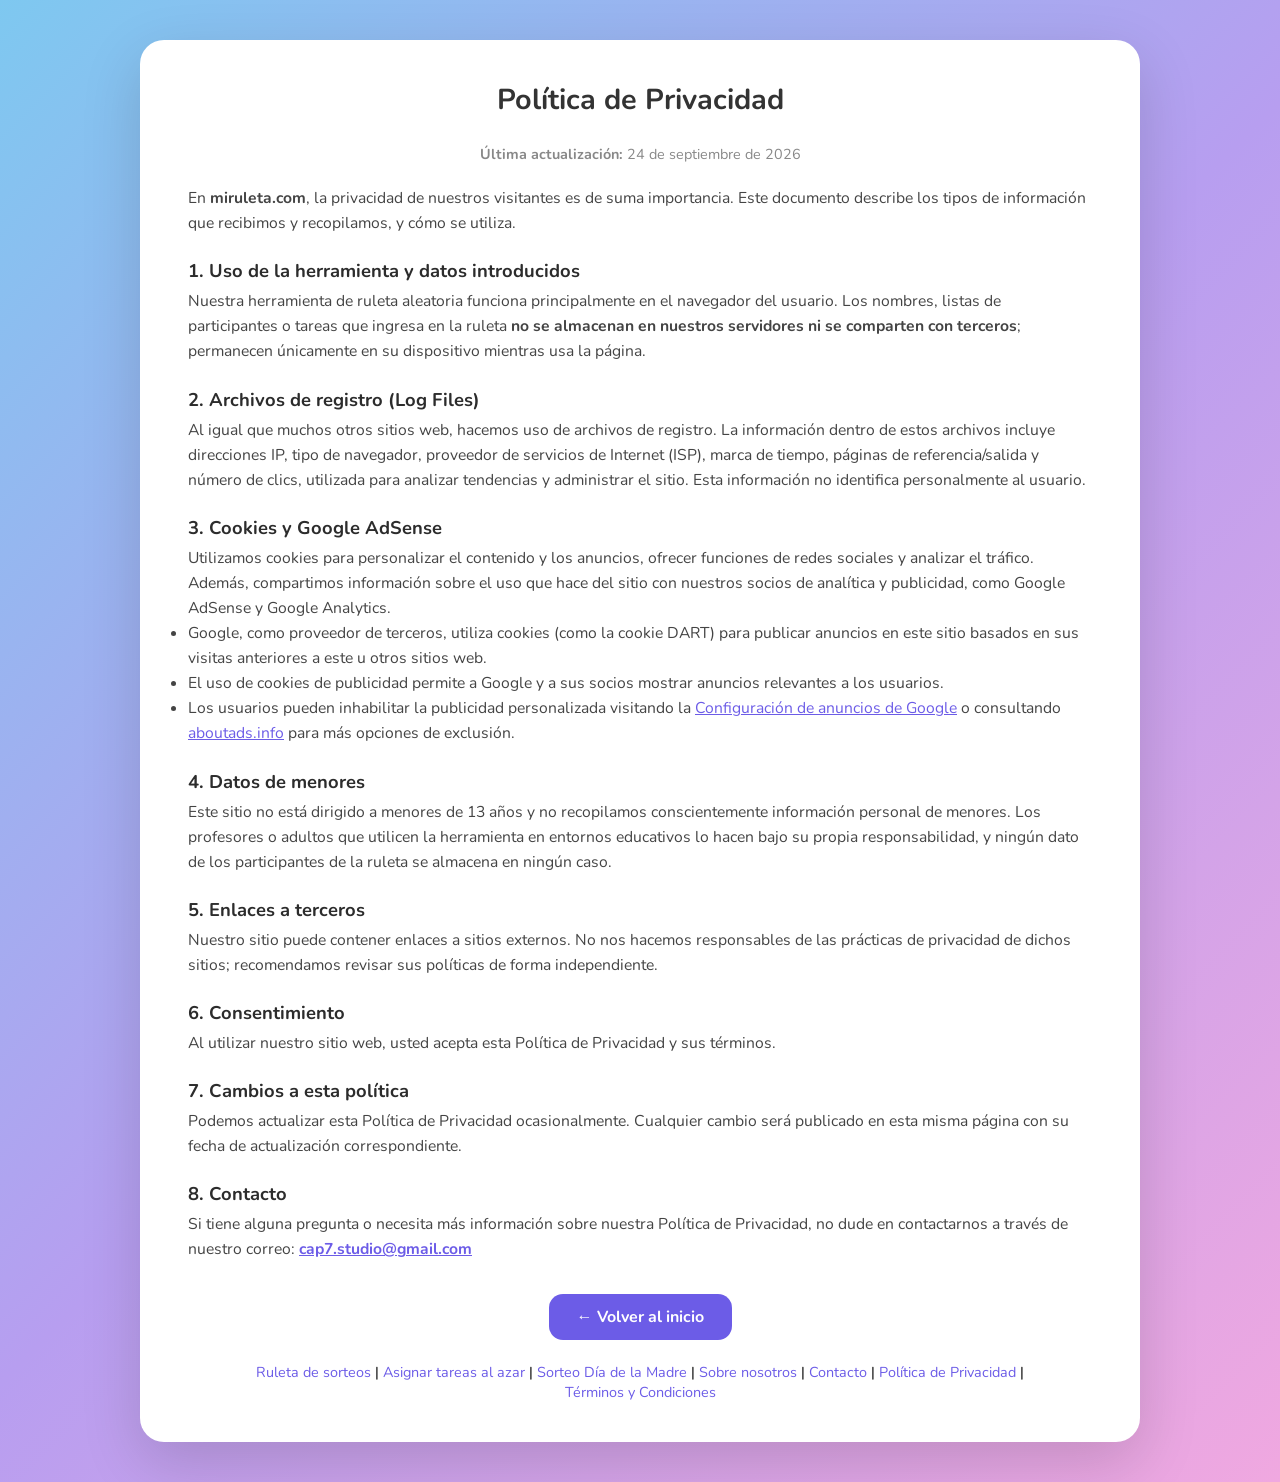
<file: politicas/legales.html>
<!DOCTYPE html>
<html lang="es">

<head>
    <meta charset="UTF-8">
    <meta name="viewport" content="width=device-width, initial-scale=1.0">
    <title>Política de Privacidad - Mi Ruleta</title>
    <!-- Favicons -->
  <link rel="icon" type="image/png" sizes="16x16" href="/favicon-16.ico" />
  <link rel="apple-touch-icon" href="/assets/img/oso.png" />
  <link rel="icon" type="image/png" sizes="32x32" href="/favicon-xl.ico" />

       <!-- Fuentes -->
  <link href="https://fonts.googleapis.com/css2?family=Fredoka+One&family=Nunito:wght@400;600;700;800;900&display=swap"
    rel="stylesheet" />
    <link rel="stylesheet" href="../css/style2.css">
</head>

<body class="legal-page">

   <div class="legal-card">
    <h1>Política de Privacidad</h1>
    <p class="updated"><strong>Última actualización:</strong> 24 de septiembre de 2026</p>
 
    <p>En <strong>miruleta.com</strong>, la privacidad de nuestros visitantes es de suma importancia. Este documento
      describe los tipos de información que recibimos y recopilamos, y cómo se utiliza.</p>
 
    <h2>1. Uso de la herramienta y datos introducidos</h2>
    <p>Nuestra herramienta de ruleta aleatoria funciona principalmente en el navegador del usuario. Los nombres,
      listas de participantes o tareas que ingresa en la ruleta <strong>no se almacenan en nuestros servidores ni se
        comparten con terceros</strong>; permanecen únicamente en su dispositivo mientras usa la página.</p>
 
    <h2>2. Archivos de registro (Log Files)</h2>
    <p>Al igual que muchos otros sitios web, hacemos uso de archivos de registro. La información dentro de estos
      archivos incluye direcciones IP, tipo de navegador, proveedor de servicios de Internet (ISP), marca de tiempo,
      páginas de referencia/salida y número de clics, utilizada para analizar tendencias y administrar el sitio. Esta
      información no identifica personalmente al usuario.</p>
 
    <h2>3. Cookies y Google AdSense</h2>
    <p>Utilizamos cookies para personalizar el contenido y los anuncios, ofrecer funciones de redes sociales y
      analizar el tráfico. Además, compartimos información sobre el uso que hace del sitio con nuestros socios de
      analítica y publicidad, como Google AdSense y Google Analytics.</p>
    <ul>
      <li>Google, como proveedor de terceros, utiliza cookies (como la cookie DART) para publicar anuncios en este
        sitio basados en sus visitas anteriores a este u otros sitios web.</li>
      <li>El uso de cookies de publicidad permite a Google y a sus socios mostrar anuncios relevantes a los usuarios.
      </li>
      <li>Los usuarios pueden inhabilitar la publicidad personalizada visitando la <a
          href="https://adssettings.google.com" target="_blank" rel="noopener">Configuración de anuncios de
          Google</a> o consultando <a href="https://www.aboutads.info/choices/" target="_blank"
          rel="noopener">aboutads.info</a> para más opciones de exclusión.</li>
    </ul>
 
    <h2>4. Datos de menores</h2>
    <p>Este sitio no está dirigido a menores de 13 años y no recopilamos conscientemente información personal de
      menores. Los profesores o adultos que utilicen la herramienta en entornos educativos lo hacen bajo su propia
      responsabilidad, y ningún dato de los participantes de la ruleta se almacena en ningún caso.</p>
 
    <h2>5. Enlaces a terceros</h2>
    <p>Nuestro sitio puede contener enlaces a sitios externos. No nos hacemos responsables de las prácticas de
      privacidad de dichos sitios; recomendamos revisar sus políticas de forma independiente.</p>
 
    <h2>6. Consentimiento</h2>
    <p>Al utilizar nuestro sitio web, usted acepta esta Política de Privacidad y sus términos.</p>
 
    <h2>7. Cambios a esta política</h2>
    <p>Podemos actualizar esta Política de Privacidad ocasionalmente. Cualquier cambio será publicado en esta misma
      página con su fecha de actualización correspondiente.</p>
 
    <h2>8. Contacto</h2>
    <p>Si tiene alguna pregunta o necesita más información sobre nuestra Política de Privacidad, no dude en
      contactarnos a través de nuestro correo: <a href="mailto:cap7.studio@gmail.com"><strong>cap7.studio@gmail.com</strong></a></p>
 
    <a href="/" class="btn-back">← Volver al inicio</a>
 
    <nav class="legal-footer-nav" aria-label="Otras páginas">
      <a href="/">Ruleta de sorteos</a> |
      <a href="/ruleta-para-asignar-tareas/">Asignar tareas al azar</a> |
      <a href="/sorteo_dia_de_la_madre/">Sorteo Día de la Madre</a> |
      <a href="/sobre-nosotros/">Sobre nosotros</a> |
      <a href="/contacto/">Contacto</a> |
      <a href="/politicas/legales.html">Política de Privacidad</a> |
      <a href="/politicas/terminos.html">Términos y Condiciones</a>
    </nav>
  </div>
    </body>

</html>
</file>
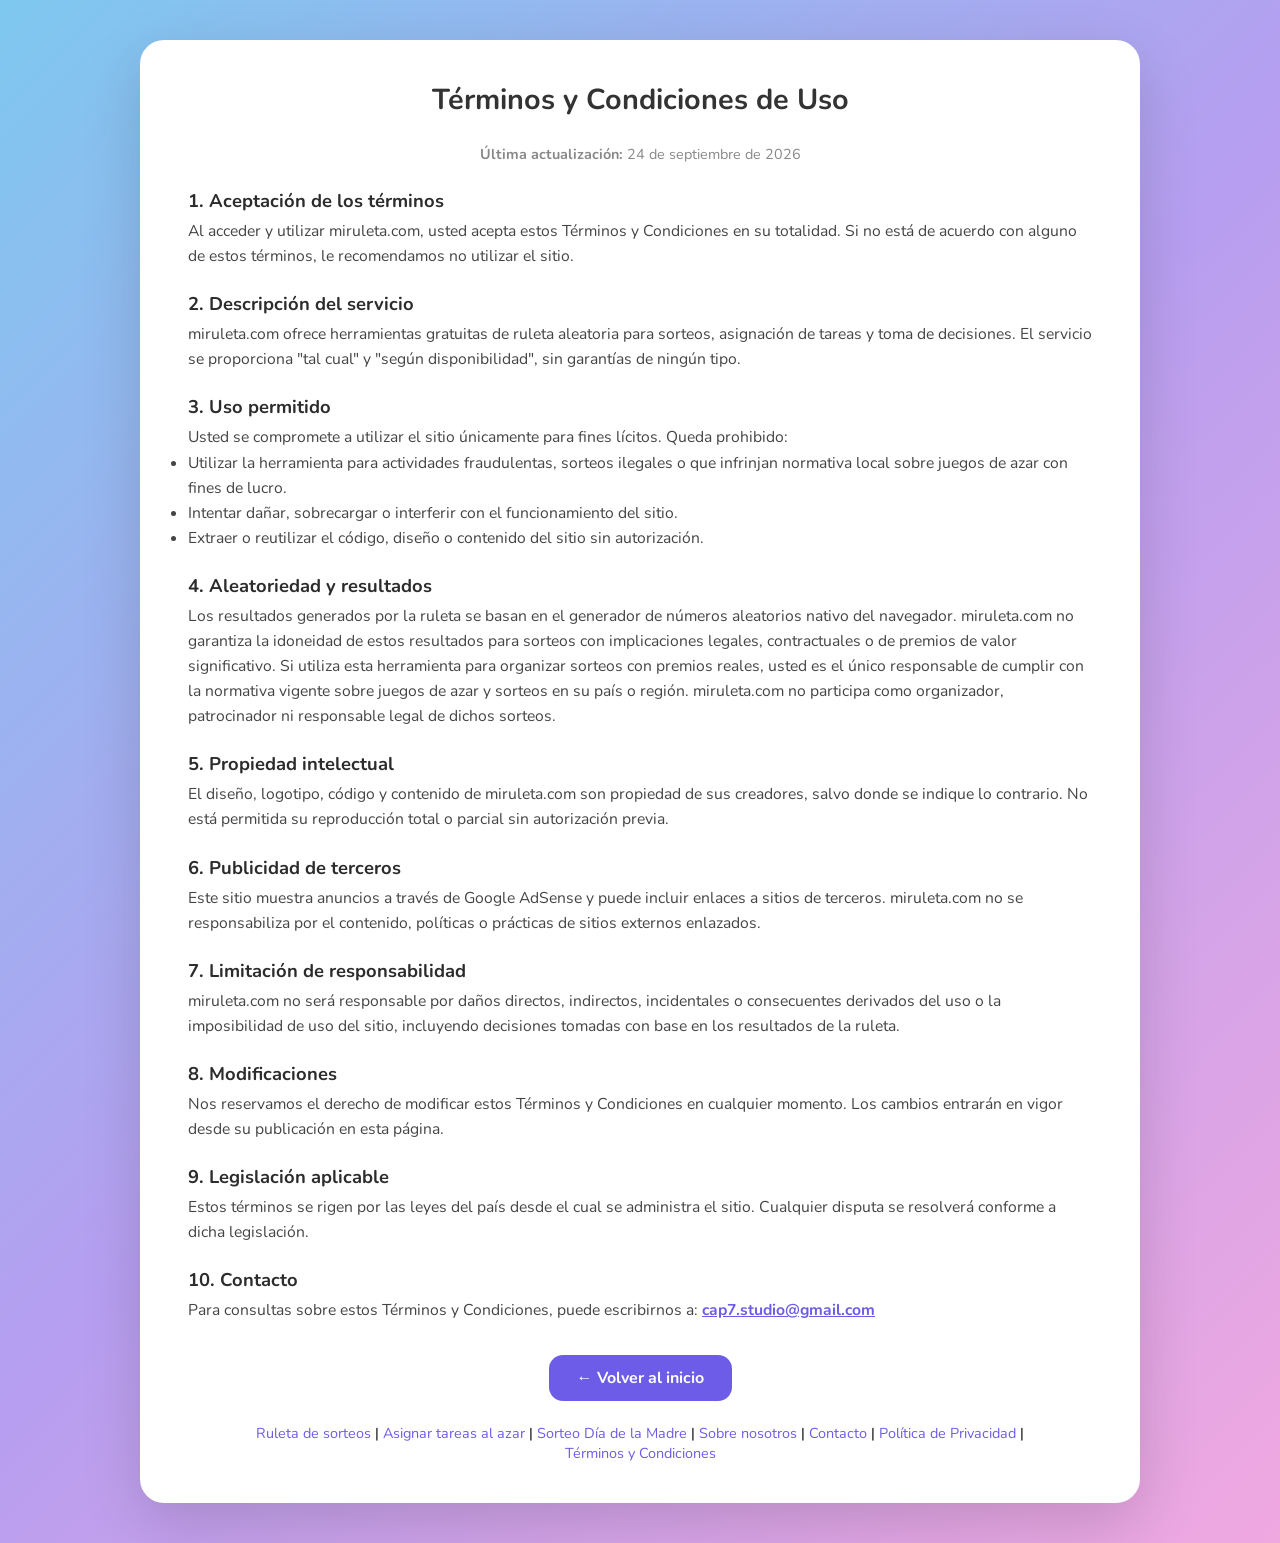
<file: politicas/terminos.html>
<!DOCTYPE html>
<html lang="es">

<head>
    <meta charset="UTF-8">
    <meta name="viewport" content="width=device-width, initial-scale=1.0">
    <title>Términos y Condiciones - Mi Ruleta</title>
    <!-- Favicons -->
  <link rel="icon" type="image/png" sizes="16x16" href="/favicon-16.ico" />
  <link rel="apple-touch-icon" href="/assets/img/oso.png" />
  <link rel="icon" type="image/png" sizes="32x32" href="/favicon-xl.ico" />

      <!-- Fuentes -->
  <link href="https://fonts.googleapis.com/css2?family=Fredoka+One&family=Nunito:wght@400;600;700;800;900&display=swap"
    rel="stylesheet" />

    <link rel="stylesheet" href="../css/style2.css">
</head>

<body class="legal-page">
   <div class="legal-card">
    <h1>Términos y Condiciones de Uso</h1>
    <p class="updated"><strong>Última actualización:</strong> 24 de septiembre de 2026</p>
 
    <h2>1. Aceptación de los términos</h2>
    <p>Al acceder y utilizar miruleta.com, usted acepta estos Términos y Condiciones en su totalidad. Si no está de
      acuerdo con alguno de estos términos, le recomendamos no utilizar el sitio.</p>
 
    <h2>2. Descripción del servicio</h2>
    <p>miruleta.com ofrece herramientas gratuitas de ruleta aleatoria para sorteos, asignación de tareas y toma de
      decisiones. El servicio se proporciona "tal cual" y "según disponibilidad", sin garantías de ningún tipo.</p>
 
    <h2>3. Uso permitido</h2>
    <p>Usted se compromete a utilizar el sitio únicamente para fines lícitos. Queda prohibido:</p>
    <ul>
      <li>Utilizar la herramienta para actividades fraudulentas, sorteos ilegales o que infrinjan normativa local
        sobre juegos de azar con fines de lucro.</li>
      <li>Intentar dañar, sobrecargar o interferir con el funcionamiento del sitio.</li>
      <li>Extraer o reutilizar el código, diseño o contenido del sitio sin autorización.</li>
    </ul>
 
    <h2>4. Aleatoriedad y resultados</h2>
    <p>Los resultados generados por la ruleta se basan en el generador de números aleatorios nativo del navegador.
      miruleta.com no garantiza la idoneidad de estos resultados para sorteos con implicaciones legales,
      contractuales o de premios de valor significativo. Si utiliza esta herramienta para organizar sorteos con
      premios reales, usted es el único responsable de cumplir con la normativa vigente sobre juegos de azar y
      sorteos en su país o región. miruleta.com no participa como organizador, patrocinador ni responsable legal de
      dichos sorteos.</p>
 
    <h2>5. Propiedad intelectual</h2>
    <p>El diseño, logotipo, código y contenido de miruleta.com son propiedad de sus creadores, salvo donde se indique
      lo contrario. No está permitida su reproducción total o parcial sin autorización previa.</p>
 
    <h2>6. Publicidad de terceros</h2>
    <p>Este sitio muestra anuncios a través de Google AdSense y puede incluir enlaces a sitios de terceros.
      miruleta.com no se responsabiliza por el contenido, políticas o prácticas de sitios externos enlazados.</p>
 
    <h2>7. Limitación de responsabilidad</h2>
    <p>miruleta.com no será responsable por daños directos, indirectos, incidentales o consecuentes derivados del uso
      o la imposibilidad de uso del sitio, incluyendo decisiones tomadas con base en los resultados de la ruleta.</p>
 
    <h2>8. Modificaciones</h2>
    <p>Nos reservamos el derecho de modificar estos Términos y Condiciones en cualquier momento. Los cambios entrarán
      en vigor desde su publicación en esta página.</p>
 
    <h2>9. Legislación aplicable</h2>
    <p>Estos términos se rigen por las leyes del país desde el cual se administra el sitio. Cualquier disputa se
      resolverá conforme a dicha legislación.</p>
 
    <h2>10. Contacto</h2>
    <p>Para consultas sobre estos Términos y Condiciones, puede escribirnos a: <a href="mailto:cap7.studio@gmail.com"><strong>cap7.studio@gmail.com</strong></a>
    </p>
 
    <a href="/" class="btn-back">← Volver al inicio</a>
 
    <nav class="legal-footer-nav" aria-label="Otras páginas">
      <a href="/">Ruleta de sorteos</a> |
      <a href="/ruleta-para-asignar-tareas/">Asignar tareas al azar</a> |
      <a href="/sorteo_dia_de_la_madre/">Sorteo Día de la Madre</a> |
      <a href="/sobre-nosotros/">Sobre nosotros</a> |
      <a href="/contacto/">Contacto</a> |
      <a href="/politicas/legales.html">Política de Privacidad</a> |
      <a href="/politicas/terminos.html">Términos y Condiciones</a>
    </nav>
  </div>
   

</body>

</html>
</file>
<file: css/style2.css>
/* ══════════════════════════════════════════════
   VARIABLES & TEMAS
══════════════════════════════════════════════ */
:root {
  /* Tema por defecto: Fiesta */
  --bg-1: #ff6b6b;
  --bg-2: #feca57;
  --bg-3: #48dbfb;
  --bg-4: #ff9ff3;
  --bg-5: #54a0ff;

  --card-bg: rgba(255, 255, 255, 0.92);
  --card-border: rgba(255, 255, 255, 0.6);
  --text-main: #2d3436;
  --text-soft: #636e72;
  --accent: #6c5ce7;
  --accent2: #fd79a8;
  --btn-spin-bg: linear-gradient(135deg, #6c5ce7, #a29bfe);
  --btn-spin-shadow: rgba(108, 92, 231, 0.45);
  --winner-bg: linear-gradient(135deg, #fddb92, #fd79a8);
  --winner-text: #2d3436;
  --input-bg: rgba(255, 255, 255, 0.8);
  --chip-bg: #f0ebff;
  --chip-border: #6c5ce7;
  --chip-text: #6c5ce7;
  --switch-on: #6c5ce7;
  --title-color: #fff;
  --title-shadow: 2px 4px 0px rgba(0, 0, 0, 0.15);
}

/* ── Temas ─────────────────────────────────── */
[data-theme="pastel"] {
  --bg-1: #ffd6e7;
  --bg-2: #c8f7c5;
  --bg-3: #a8d8ea;
  --bg-4: #f9d5e5;
  --bg-5: #eeac99;
  --accent: #e88fad;
  --accent2: #7ec8a4;
  --btn-spin-bg: linear-gradient(135deg, #e88fad, #f7c5d5);
  --btn-spin-shadow: rgba(232, 143, 173, 0.4);
  --winner-bg: linear-gradient(135deg, #ffd6e7, #c8f7c5);
  --chip-bg: #fdeef5;
  --chip-border: #e88fad;
  --chip-text: #c4637a;
  --switch-on: #e88fad;
}

[data-theme="oscuro"] {
  --bg-1: #1a1a2e;
  --bg-2: #16213e;
  --bg-3: #0f3460;
  --bg-4: #1a1a2e;
  --bg-5: #0f3460;
  --card-bg: rgba(26, 26, 46, 0.95);
  --card-border: rgba(255, 255, 255, 0.1);
  --text-main: #e0e0f0;
  --text-soft: #9090b0;
  --accent: #e94560;
  --accent2: #f5a623;
  --btn-spin-bg: linear-gradient(135deg, #e94560, #c0392b);
  --btn-spin-shadow: rgba(233, 69, 96, 0.5);
  --winner-bg: linear-gradient(135deg, #e94560, #f5a623);
  --winner-text: #2d3436;
  --input-bg: rgba(255, 255, 255, 0.07);
  --chip-bg: rgba(233, 69, 96, 0.15);
  --chip-border: #e94560;
  --chip-text: #e94560;
  --switch-on: #e94560;
  --title-color: #e94560;
  --title-shadow: 0 0 20px rgba(233, 69, 96, 0.5);
}

[data-theme="navidad"] {
  --bg-1: #1a472a;
  --bg-2: #2d6a4f;
  --bg-3: #c1121f;
  --bg-4: #1a472a;
  --bg-5: #c1121f;
  --card-bg: rgba(255, 255, 255, 0.93);
  --card-border: rgba(255, 255, 255, 0.5);
  --accent: #c1121f;
  --accent2: #1a472a;
  --btn-spin-bg: linear-gradient(135deg, #c1121f, #e63946);
  --btn-spin-shadow: rgba(193, 18, 31, 0.45);
  --winner-bg: linear-gradient(135deg, #c1121f, #fcbf49);
  --winner-text: #2d3436;
  --chip-bg: #fff5f5;
  --chip-border: #c1121f;
  --chip-text: #c1121f;
  --switch-on: #c1121f;
  --title-color: #fcbf49;
  --title-shadow: 2px 4px 0 rgba(0, 0, 0, 0.3);
}

[data-theme="cielo"] {
  --bg-1: #87ceeb;
  --bg-2: #b0e0ff;
  --bg-3: #e0f4ff;
  --bg-4: #f9f5ff;
  --bg-5: #c3eef9;
  --accent: #0077b6;
  --accent2: #00b4d8;
  --btn-spin-bg: linear-gradient(135deg, #0077b6, #00b4d8);
  --btn-spin-shadow: rgba(0, 119, 182, 0.4);
  --winner-bg: linear-gradient(135deg, #90e0ef, #caf0f8);
  --chip-bg: #e0f4ff;
  --chip-border: #0077b6;
  --chip-text: #0077b6;
  --switch-on: #0077b6;
}

[data-theme="arcoiris"] {
  --bg-1: #ff595e;
  --bg-2: #ffca3a;
  --bg-3: #8ac926;
  --bg-4: #1982c4;
  --bg-5: #6a4c93;
  --accent: #ff595e;
  --accent2: #8ac926;
  --btn-spin-bg: linear-gradient(135deg, #ff595e, #ffca3a, #8ac926);
  --btn-spin-shadow: rgba(255, 89, 94, 0.4);
  --winner-bg: linear-gradient(135deg, #ffca3a, #8ac926);
  --chip-bg: #fff8e0;
  --chip-border: #ffca3a;
  --chip-text: #a07800;
  --switch-on: #8ac926;
}

[data-theme="madre"] {
  --bg-1: #590d22;
  --bg-2: #a4133c;
  --bg-3: #ff4d6d;
  --bg-4: #ff8fa3;
  --bg-5: #ffccd5;

  --accent: #c9184a;
  --accent2: #ff758f;
  --btn-spin-bg: linear-gradient(135deg, #c9184a, #ff4d6d, #ff8fa3);
  --btn-spin-shadow: rgba(201, 24, 74, 0.45);
  --winner-bg: linear-gradient(135deg, #ffccd5, #ff758f);
  --chip-bg: #fff0f3;
  --chip-border: #c9184a;
  --chip-text: #a4133c;
  --switch-on: #c9184a;
  --title-color: #fff0f3;
}

[data-theme="madre"] .bubble {
  background: transparent;
  border-radius: 0;
}

[data-theme="madre"] .bubble::before {
  content: '❤';
  color: rgba(255, 255, 255, 0.45);
  font-size: inherit;
  display: block;
}

/* ══════════════════════════════════════════════
   RESET & BASE
══════════════════════════════════════════════ */
*,
*::before,
*::after {
  box-sizing: border-box;
  margin: 0;
  padding: 0
}

html {
  scroll-behavior: smooth
}

body {
  font-family: 'Nunito', sans-serif;
  min-height: 100vh;
  display: flex;
  flex-direction: column;
  align-items: center;
  overflow-x: hidden;
  transition: background 0.5s;
}

/* ── Fondo animado con burbujas ─────────────── */
.bg-wrap {
  position: fixed;
  inset: 0;
  z-index: 0;
  background: linear-gradient(135deg, var(--bg-1), var(--bg-2), var(--bg-3), var(--bg-4), var(--bg-5));
  background-size: 400% 400%;
  animation: bgShift 12s ease infinite;
  transition: background 0.5s;
}

@keyframes bgShift {
  0% {
    background-position: 0% 50%
  }

  50% {
    background-position: 100% 50%
  }

  100% {
    background-position: 0% 50%
  }
}

.bubbles {
  position: fixed;
  inset: 0;
  z-index: 0;
  pointer-events: none;
  overflow: hidden;
}

.bubble {
  position: absolute;
  bottom: -120px;
  background: rgba(255, 255, 255, 0.18);
  border-radius: 50%;
  animation: rise linear infinite;
}

.heart-bubble {
  background: transparent;
  border-radius: 0;
}

.heart-bubble::before {
  content: '❤';
  color: rgba(255, 255, 255, 0.45);
  display: block;
  line-height: 1;
  filter: drop-shadow(0 4px 8px rgba(201, 24, 74, 0.25));
}

@keyframes rise {
  0% {
    transform: translateY(0) scale(1);
    opacity: 0.7
  }

  100% {
    transform: translateY(-110vh) scale(1.3);
    opacity: 0
  }
}

/* ══════════════════════════════════════════════
   LAYOUT
══════════════════════════════════════════════ */
.app {
  position: relative;
  z-index: 1;
  width: 100%;
  max-width: 1200px;
  padding: 1.5rem 1.5rem 3rem;
  display: flex;
  flex-direction: column;
  gap: 1.5rem;
}

/* ── Header ─────────────────────────────────── */
.header {
  text-align: center;
}

.header h1 {
  font-family: 'Fredoka One', cursive;
  font-size: clamp(2rem, 5vw, 3.6rem);
  color: var(--title-color);
  text-shadow: var(--title-shadow);
  letter-spacing: 0.04em;
  line-height: 1.1;
  transition: color 0.5s;
}

.header h1 span {
  display: inline-block;
  animation: wiggle 2s ease-in-out infinite;
}

@keyframes wiggle {

  0%,
  100% {
    transform: rotate(-4deg)
  }

  50% {
    transform: rotate(4deg)
  }
}

.toolbar {
  display: flex;
  gap: 0.75rem;
  align-items: center;
  justify-content: center;
  flex-wrap: wrap;
  margin-top: 0.8rem;
}

/* ── Dropdown tema ──────────────────────────── */
.theme-select {
  font-family: 'Nunito', sans-serif;
  font-weight: 700;
  font-size: 0.85rem;
  background: var(--card-bg);
  border: 2px solid var(--card-border);
  border-radius: 50px;
  padding: 0.5rem 1.2rem;
  color: var(--text-main);
  cursor: pointer;
  box-shadow: 0 4px 15px rgba(0, 0, 0, 0.1);
  outline: none;
  transition: all 0.3s;
  appearance: none;
  background-image: url("data:image/svg+xml,%3Csvg xmlns='http://www.w3.org/2000/svg' width='12' height='12' viewBox='0 0 12 12'%3E%3Cpath fill='%23636e72' d='M6 8L1 3h10z'/%3E%3C/svg%3E");
  background-repeat: no-repeat;
  background-position: right 1rem center;
  padding-right: 2.5rem;
}

.theme-select:hover {
  transform: translateY(-2px);
  box-shadow: 0 6px 20px rgba(0, 0, 0, 0.15)
}

/* ── Título editable ────────────────────────── */
.title-input {
  font-family: 'Nunito', sans-serif;
  font-weight: 800;
  font-size: 0.9rem;
  background: var(--card-bg);
  border: 2px solid var(--card-border);
  border-radius: 50px;
  padding: 0.5rem 1.2rem;
  color: var(--text-main);
  outline: none;
  box-shadow: 0 4px 15px rgba(0, 0, 0, 0.1);
  width: 220px;
  text-align: center;
  transition: all 0.3s;
}

.title-input:focus {
  border-color: var(--accent);
  box-shadow: 0 4px 20px rgba(108, 92, 231, 0.2)
}


.main-grid {
  display: grid;
  grid-template-columns: 320px 1fr;
  gap: 1.5rem;
  align-items: start;
  width: 100%;
}


.left-col {
  display: flex;
  flex-direction: column;
  gap: 1rem;
}


.right-col {
  display: flex;
  flex-direction: column;
  align-items: center;
  gap: 1.2rem;
  min-width: 0;
  margin-top: 2rem;
}

@media(max-width:860px) {
  .main-grid {
    grid-template-columns: 1fr;
  }

  .left-col {
    order: 2;
    width: 100%;
    max-width: 480px;
    margin: 0 auto;
  }

  .right-col {
    order: 1;
    width: 100%;
  }
}

/* ── Cards ──────────────────────────────────── */
.card {
  background: var(--card-bg);
  border: 2px solid var(--card-border);
  border-radius: 24px;
  padding: 1.4rem;
  box-shadow: 0 10px 40px rgba(0, 0, 0, 0.12);
  backdrop-filter: blur(10px);
  transition: all 0.4s;
  width: 100%;
}

/* ── Sección participantes ──────────────────── */
.participants-card {}

.card-title {
  font-family: 'Fredoka One', cursive;
  font-size: 1.25rem;
  color: var(--accent);
  margin-bottom: 1rem;
  display: flex;
  align-items: center;
  gap: 0.5rem;
}

.card-title .icon {
  font-size: 1.4rem;
}

.add-row {
  display: flex;
  flex-direction: column;
  gap: 0.6rem;
  margin-bottom: 1rem;
}

.names-textarea {
  width: 100%;
  font-family: 'Nunito', sans-serif;
  font-size: 0.88rem;
  font-weight: 700;
  background: var(--input-bg);
  border: 2px solid rgba(0, 0, 0, 0.08);
  border-radius: 14px;
  padding: 0.75rem 0.9rem;
  color: var(--text-main);
  outline: none;
  transition: all 0.2s;
  resize: vertical;
  min-height: 120px;
  line-height: 1.6;
}

.names-textarea:focus {
  border-color: var(--accent);
  background: #fff;
  box-shadow: 0 0 0 3px rgba(108, 92, 231, 0.12);
}

.names-textarea::placeholder {
  color: var(--text-soft);
  font-weight: 600;
}

.textarea-hint {
  font-size: 0.7rem;
  color: var(--text-soft);
  font-weight: 600;
  display: flex;
  align-items: center;
  gap: 0.3rem;
  margin-top: -0.2rem;
}

.btn-add {
  font-family: 'Fredoka One', cursive;
  font-weight: 400;
  font-size: 1rem;
  letter-spacing: 0.04em;
  background: var(--accent);
  color: #fff;
  border: none;
  border-radius: 12px;
  padding: 0.65rem 1rem;
  cursor: pointer;
  transition: all 0.2s;
  display: flex;
  align-items: center;
  justify-content: center;
  gap: 0.5rem;
  width: 100%;
  box-shadow: 0 4px 15px rgba(108, 92, 231, 0.25);
}

.btn-add:hover {
  transform: translateY(-2px);
  box-shadow: 0 6px 20px rgba(108, 92, 231, 0.4)
}

.btn-add:active {
  transform: scale(0.97)
}

.count-badge {
  font-size: 0.75rem;
  font-weight: 800;
  color: var(--text-soft);
  background: rgba(0, 0, 0, 0.06);
  padding: 0.2rem 0.7rem;
  border-radius: 50px;
}

.btn-clear {
  font-family: 'Nunito', sans-serif;
  font-size: 0.75rem;
  font-weight: 700;
  background: none;
  border: 1.5px solid rgba(231, 76, 60, 0.4);
  color: #e74c3c;
  border-radius: 50px;
  padding: 0.25rem 0.8rem;
  cursor: pointer;
  transition: all 0.2s;
}

.btn-clear:hover {
  background: #e74c3c;
  color: #fff;
}

/* Switch repetir */
.switch-row {
  display: flex;
  align-items: center;
  justify-content: space-between;
  background: rgba(0, 0, 0, 0.04);
  border-radius: 14px;
  padding: 0.75rem 1rem;
  margin-top: 1rem;
  gap: 0.5rem;
}

.switch-label {
  font-size: 0.82rem;
  font-weight: 800;
  color: var(--text-main);
  flex: 1;
  line-height: 1.3;
}

.switch-label small {
  display: block;
  font-weight: 600;
  color: var(--text-soft);
  font-size: 0.7rem;
}

.toggle-switch {
  position: relative;
  width: 46px;
  height: 26px;
  flex-shrink: 0;
}

.toggle-switch input {
  opacity: 0;
  width: 0;
  height: 0
}

.toggle-track {
  position: absolute;
  inset: 0;
  border-radius: 50px;
  background: #ccc;
  cursor: pointer;
  transition: background 0.3s;
}

.toggle-track::before {
  content: '';
  position: absolute;
  width: 20px;
  height: 20px;
  border-radius: 50%;
  background: #fff;
  left: 3px;
  top: 3px;
  transition: transform 0.3s;
  box-shadow: 0 2px 6px rgba(0, 0, 0, 0.2);
}

.toggle-switch input:checked+.toggle-track {
  background: var(--switch-on)
}

.toggle-switch input:checked+.toggle-track::before {
  transform: translateX(20px)
}

/* Zona ruleta — columna derecha */
.wheel-zone {
  display: flex;
  flex-direction: column;
  align-items: center;
  gap: 1rem;
  width: 100%;
}

/* El SVG de la ruleta escala con el contenedor */
#wheel-svg {
  display: block;
  cursor: pointer;
  border-radius: 50%;
  box-shadow: 0 15px 50px rgba(0, 0, 0, 0.25);
  transition: transform 0s;
  position: relative;
  z-index: 2;
  width: min(480px, 90vw) !important;
  height: min(480px, 90vw) !important;
}

#wheel-svg.spinning {
  transition: transform var(--spin-dur, 5s) cubic-bezier(0.12, 0.9, 0.3, 1);
}

/* Ganador inline bajo el botón */
.winner-inline {

  text-align: center;
  margin-bottom: 1.5rem;
}

.winner-inline .winner-label {
  font-family: 'Fredoka One', cursive;
  font-size: 0.85rem;
  color: var(--accent);
  margin-bottom: 0.4rem;
  text-transform: uppercase;
  letter-spacing: 0.12em;
}

.winner-inline .winner-display {
  background: #ffffff;
  border-radius: 18px;
  padding: 1rem 1.2rem;
  min-height: 76px;
  display: flex;
  flex-direction: column;
  align-items: center;
  justify-content: center;
  gap: 0.2rem;
  transition: all 0.4s;
  box-shadow: 0 8px 30px rgba(0, 0, 0, 0.15);
}

/* Historial — en la columna izquierda, como card */
.history-card {
  background: var(--card-bg);
  border: 2px solid var(--card-border);
  border-radius: 24px;
  padding: 1.2rem 1.4rem;
  box-shadow: 0 10px 40px rgba(0, 0, 0, 0.12);
  backdrop-filter: blur(10px);
  width: 100%;
}

.history-card .history-title {
  font-family: 'Fredoka One', cursive;
  font-size: 1rem;
  color: var(--accent);
  margin-bottom: 0.6rem;
  display: flex;
  align-items: center;
  justify-content: space-between;
  gap: 0.4rem;
}

.history-card .history-list {
  list-style: none;
  display: flex;
  flex-wrap: wrap;
  gap: 0.35rem;
  max-height: 130px;
  overflow-y: auto;
}

.history-card .history-list::-webkit-scrollbar {
  width: 4px
}

.history-card .history-list::-webkit-scrollbar-thumb {
  background: var(--accent);
  border-radius: 10px;
  opacity: 0.4
}

.history-card .history-item {
  font-size: 0.75rem;
  font-weight: 800;
  background: var(--chip-bg);
  color: var(--chip-text);
  border: 1.5px solid var(--chip-border);
  border-radius: 50px;
  padding: 0.2rem 0.7rem;
  animation: fadeUp 0.3s ease;
}

.history-card .no-history {
  font-size: 0.8rem;
  color: var(--text-soft);
  font-weight: 600;
  padding: 0.3rem;
}

.btn-reset-history {
  font-family: 'Nunito', sans-serif;
  font-size: 0.72rem;
  font-weight: 700;
  background: none;
  border: 1.5px solid rgba(231, 76, 60, 0.35);
  color: #e74c3c;
  border-radius: 50px;
  padding: 0.2rem 0.7rem;
  cursor: pointer;
  transition: all 0.2s;
}

.btn-reset-history:hover {
  background: #e74c3c;
  color: #fff;
  border-color: #e74c3c
}

/* count badge standalone */
.count-standalone {
  font-size: 0.72rem;
  font-weight: 800;
  color: var(--text-soft);
  background: rgba(0, 0, 0, 0.06);
  padding: 0.2rem 0.7rem;
  border-radius: 50px;
  display: inline-block;
  margin-top: 0.5rem;
}

.participants-footer {
  display: flex;
  justify-content: space-between;
  align-items: center;
  margin-top: 0.8rem;
}

.wheel-title {
  font-family: 'Fredoka One', cursive;
  font-size: clamp(1.3rem, 2.5vw, 1.8rem);
  color: var(--title-color);
  text-shadow: var(--title-shadow);
  text-align: center;
  line-height: 1.2;
  transition: color 0.5s;
}

/* Wrapper con aro y aguja */
.wheel-outer {
  position: relative;
  display: flex;
  align-items: center;
  justify-content: center;
}

.wheel-rim {
  position: absolute;
  border-radius: 50%;

  transition: all 0.5s;
}

.wheel-needle {
  position: absolute;
  top: -10px;
  left: 50%;
  transform: translateX(-50%);
  z-index: 10;
  filter: drop-shadow(0 3px 6px rgba(0, 0, 0, 0.3));
}

/* spinning handled above */

/* Botón girar */
.btn-spin {
  font-family: 'Fredoka One', cursive;
  font-size: 1.4rem;
  letter-spacing: 0.05em;
  background: var(--btn-spin-bg);
  color: #fff;
  border: none;
  border-radius: 50px;
  padding: 1rem 3.5rem;
  cursor: pointer;
  position: relative;
  overflow: hidden;
  box-shadow: 0 8px 30px var(--btn-spin-shadow);
  transition: all 0.25s;
}

.btn-spin::after {
  content: '';
  position: absolute;
  inset: 0;
  background: linear-gradient(180deg, rgba(255, 255, 255, 0.2), transparent);
}

.btn-spin:hover:not(:disabled) {
  transform: translateY(-3px) scale(1.04);
  box-shadow: 0 14px 40px var(--btn-spin-shadow);
}

.btn-spin:active:not(:disabled) {
  transform: translateY(0) scale(0.97);
}

.btn-spin:disabled {
  opacity: 0.5;
  cursor: not-allowed;
}

/* Confetti emoji burst */
.confetti-burst {
  position: absolute;
  pointer-events: none;
  font-size: 1.8rem;
  animation: burst 1.2s ease forwards;
}

@keyframes burst {
  0% {
    transform: translate(0, 0) scale(0.5);
    opacity: 1
  }

  100% {
    transform: translate(var(--dx), var(--dy)) scale(1.5);
    opacity: 0
  }
}

/* ══════════════════════════════════════════════
   GANADOR (inline) — estilos base
══════════════════════════════════════════════ */
.winner-name {
  font-family: 'Fredoka One', cursive;
  font-size: clamp(1.6rem, 4vw, 2.4rem);
  color: var(--winner-text);
  text-shadow: 1px 2px 0 rgba(0, 0, 0, 0.1);
  word-break: break-word;
  line-height: 1.2;
}

.winner-name.pop {
  animation: winnerPop 0.5s ease;
}

@keyframes winnerPop {
  0% {
    transform: scale(0.3) rotate(-8deg);
    opacity: 0
  }

  60% {
    transform: scale(1.2) rotate(3deg)
  }

  100% {
    transform: scale(1) rotate(0);
    opacity: 1
  }
}

.winner-emoji {
  font-size: 2rem;
  animation: bounce 0.6s ease;
}

@keyframes bounce {

  0%,
  100% {
    transform: translateY(0)
  }

  50% {
    transform: translateY(-12px)
  }
}

.winner-placeholder {
  color: var(--winner-text);
  opacity: 0.5;
  font-size: 0.95rem;
  font-weight: 700;
}

@keyframes fadeUp {
  from {
    transform: translateY(6px);
    opacity: 0
  }
}

/* ══════════════════════════════════════════════
   TOAST
══════════════════════════════════════════════ */
.toast {
  position: fixed;
  bottom: 2rem;
  left: 50%;
  transform: translateX(-50%) translateY(100px);
  background: rgba(0, 0, 0, 0.85);
  color: #fff;
  font-family: 'Nunito', sans-serif;
  font-weight: 700;
  font-size: 0.9rem;
  padding: 0.75rem 1.8rem;
  border-radius: 50px;
  z-index: 999;
  transition: transform 0.35s ease, opacity 0.35s ease;
  opacity: 0;
  pointer-events: none;
}

.toast.show {
  transform: translateX(-50%) translateY(0);
  opacity: 1;
}



.seo-content {

  display: flex;
  align-items: center;
  justify-content: center;
  text-align: center;
}

.copyr {
  color: var(--text-main);
  align-items: center;
  justify-content: center;
  text-align: center;
  font-weight : 700;
}

.footer-nav {
  text-align: center;
}

footer {
background-color:#ffffffbd;
  margin-top: 5rem;
  z-index: 99;
  color: var(--text-main);
  font-size: 15px;
  line-height: 1.5;
  padding: 1rem;
  text-decoration: none;
  padding: 1rem;
  border-radius: 16px;
  margin-bottom: 1rem;
  margin-left: 1rem;
  margin-right: 1rem;
  max-width: 1200px;
}




/**Pets*/
.kawaii-bear {
  display: none;

  position: absolute;
  width: 110px;

  right: -45px;
  bottom: 286px;

  z-index: 3;
  pointer-events: none;

  animation: kawaiiFloat 3s ease-in-out infinite;
}

[data-theme="madre"] .kawaii-bear {
  display: block;
}

@media (max-width: 860px) {

  .kawaii-bear {
    width: 90px;
    right: -17px;
    bottom: 257px;


  }

}


.legales-style {
  font-family: 'Nunito', sans-serif;
  font-size: 1rem;
  display: flex;
  align-items: center;
  justify-content: center;
  padding: 2rem;
}

.legales-container {
  z-index: 99;
  padding: 1rem;
  border-radius: 16px;
  color: var(--text-soft);
  background-color: #ffffff;
}

.legales-title {
  margin-bottom: 1rem;
  text-align: center;
}

a {
  color: inherit;
  text-decoration: none;
  font: inherit;
}

.container-back {
  width: 100%;
  display: flex;
  justify-content: center;
  margin-top: 2rem;
  margin-bottom: 1rem;
}

.back {
  width: 300px;
  color: white;
  text-decoration: none;
}

 body.legal-page {
      margin: 0;
      min-height: 100vh;
      display: flex;
      align-items: center;
      justify-content: center;
      padding: 40px 20px;
      background: linear-gradient(135deg, #7ec8f0 0%, #b79ef0 50%, #f0a8e0 100%);
      font-family: 'Nunito', sans-serif;
    }
 
    .legal-card {
      background: #fff;
      border-radius: 24px;
      max-width: 1000px;
      width: 100%;
      padding: 40px 48px;
      box-shadow: 0 20px 60px rgba(0, 0, 0, 0.15);
    }
 
    .legal-card h1 {
      text-align: center;
      font-size: 1.8rem;
      color: #333;
      margin-bottom: 24px;
    }
 
    .legal-card h2 {
      font-size: 1.15rem;
      color: #2c2c2c;
      margin-top: 22px;
      margin-bottom: 6px;
    }
 
    .legal-card p,
    .legal-card li {
      color: #444;
      line-height: 1.6;
      font-size: 0.98rem;
    }
 
    .legal-card .updated {
      text-align: center;
      color: #888;
      font-size: 0.9rem;
      margin-bottom: 20px;
    }
 
   
    .btn-back {
      display: block;
      margin: 32px auto 0;
      background: #6c5ce7;
      color: #fff;
      border: none;
      border-radius: 14px;
      padding: 12px 28px;
      font-weight: 700;
      font-size: 1rem;
      text-decoration: none;
      text-align: center;
      width: fit-content;
      cursor: pointer;
    }
 
    .legal-footer-nav {
      text-align: center;
      margin-top: 22px;
      font-size: 0.9rem;
    }
 
    .legal-footer-nav a {
      color: #6c5ce7;
      text-decoration: none;
    }

    .seo-text p {
      text-align: left;
    }

    .seo-text h3 {
      text-align: left;
    }
.seo-text {
  max-width: 900px;
}

.seo-text ol,
.seo-text ul {
  text-align: left;
  padding-left: 1.4rem;
}

.seo-text li {
  margin-bottom: 0.5rem;
}

.seo-text p a,
.seo-text li a,
.legal-card p a,
.legal-card li a {
  color: #6c5ce7;
  text-decoration: underline;
}

.legal-footer-nav a {
  text-decoration: none;
  white-space: nowrap;
}

@media (max-width: 600px) {
  .legal-card {
    padding: 28px 20px;
  }
}
</file>
